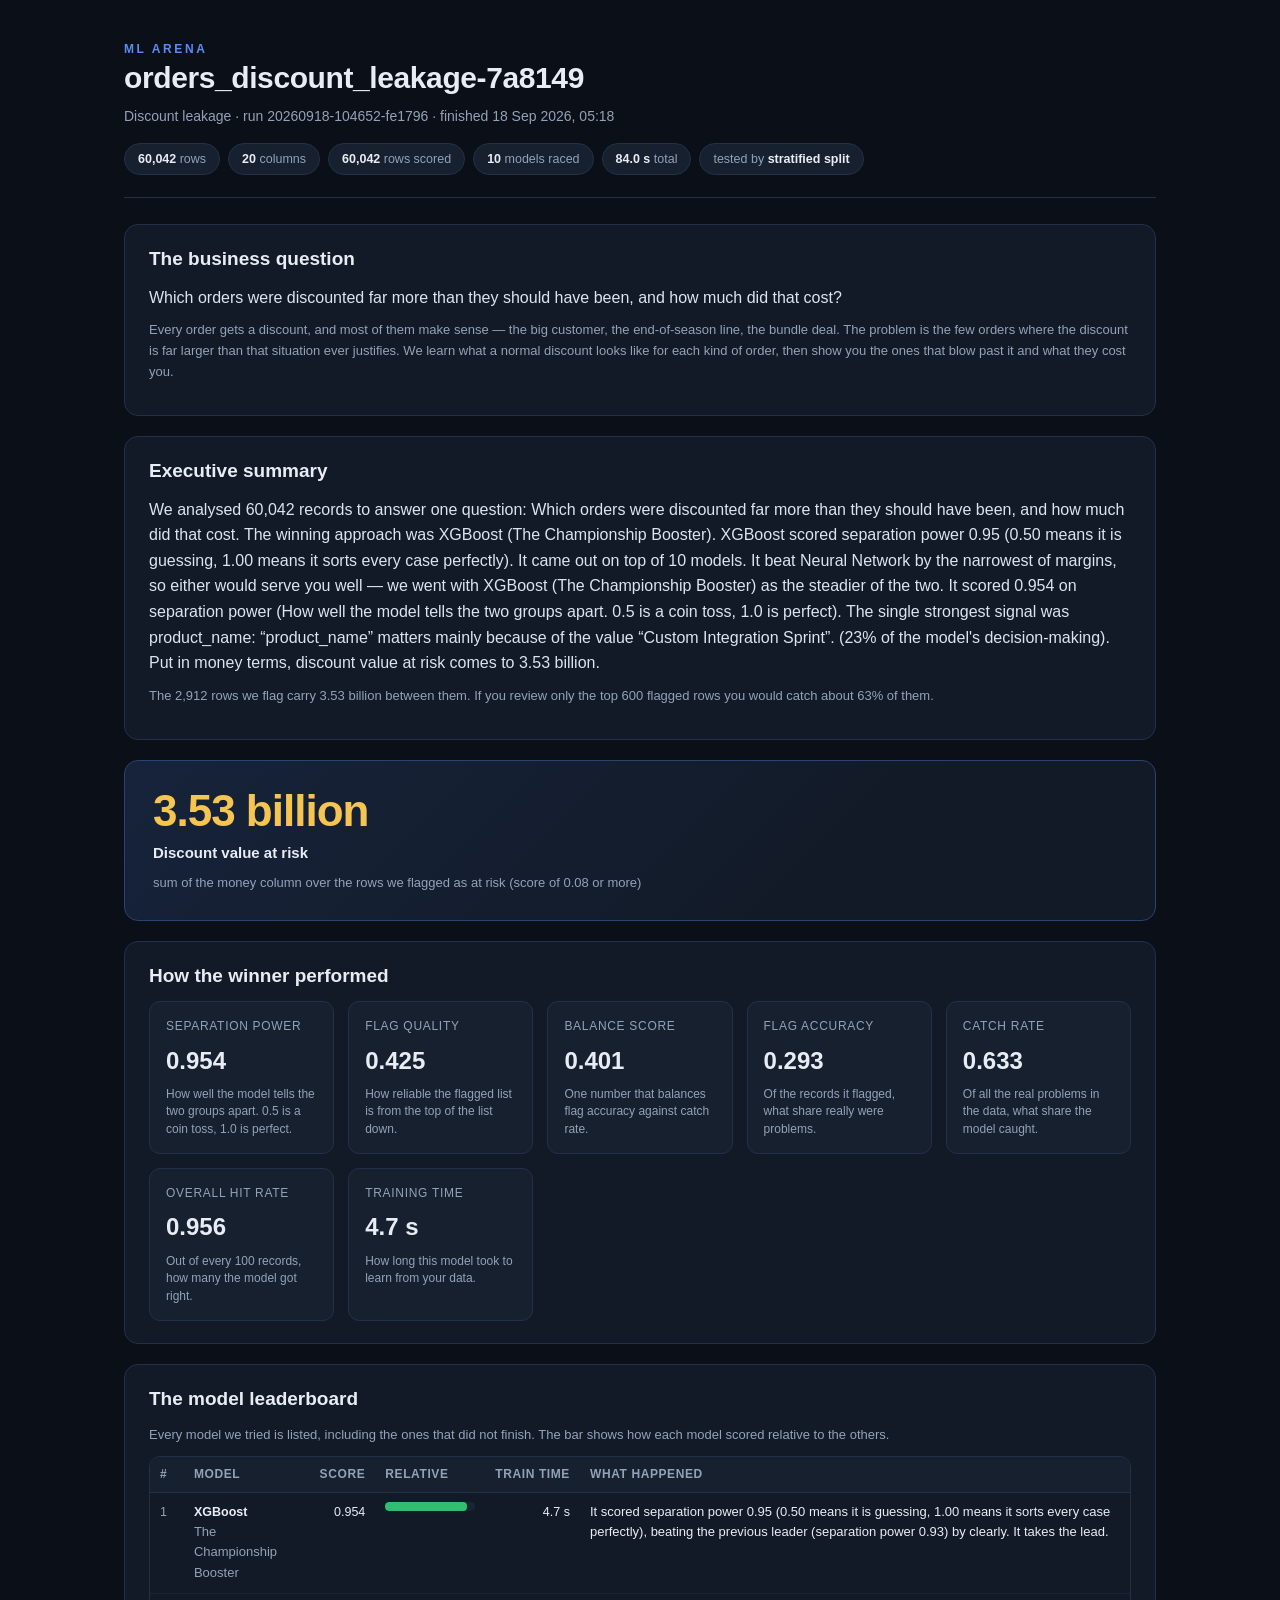
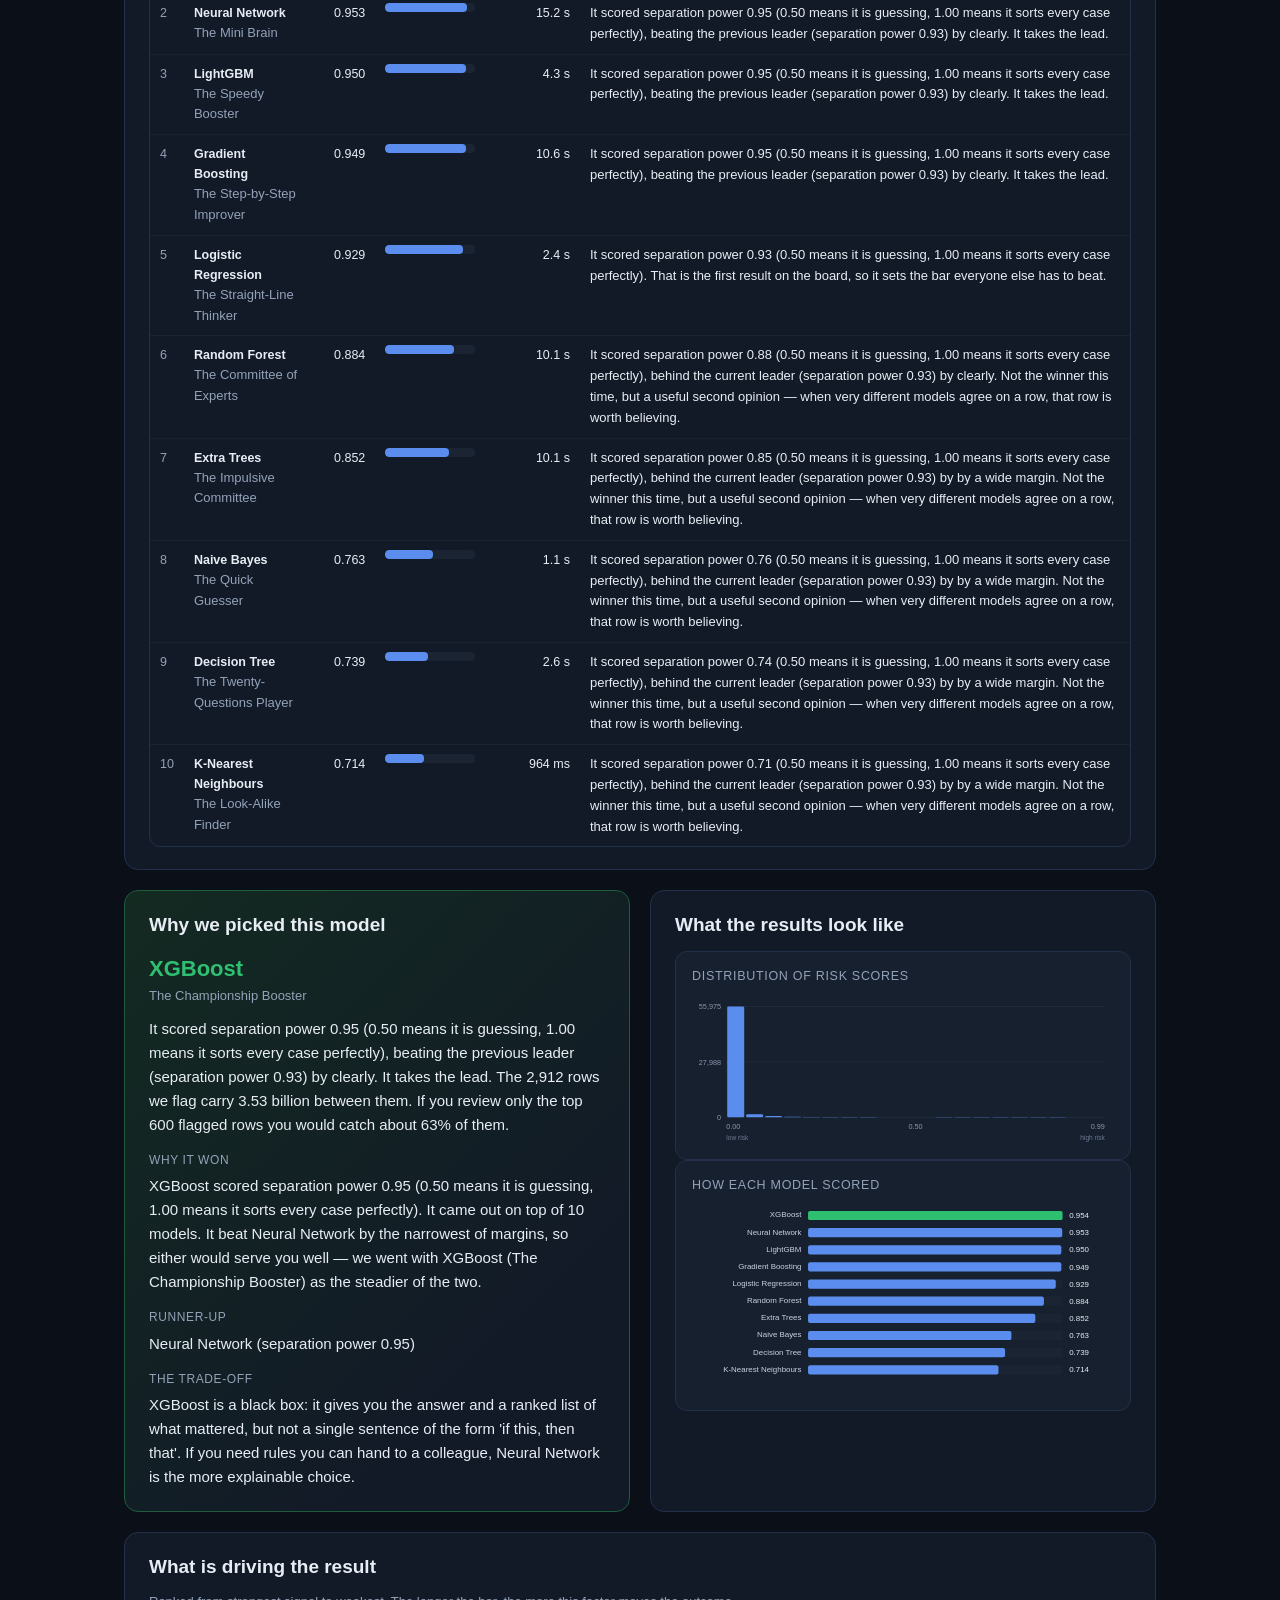
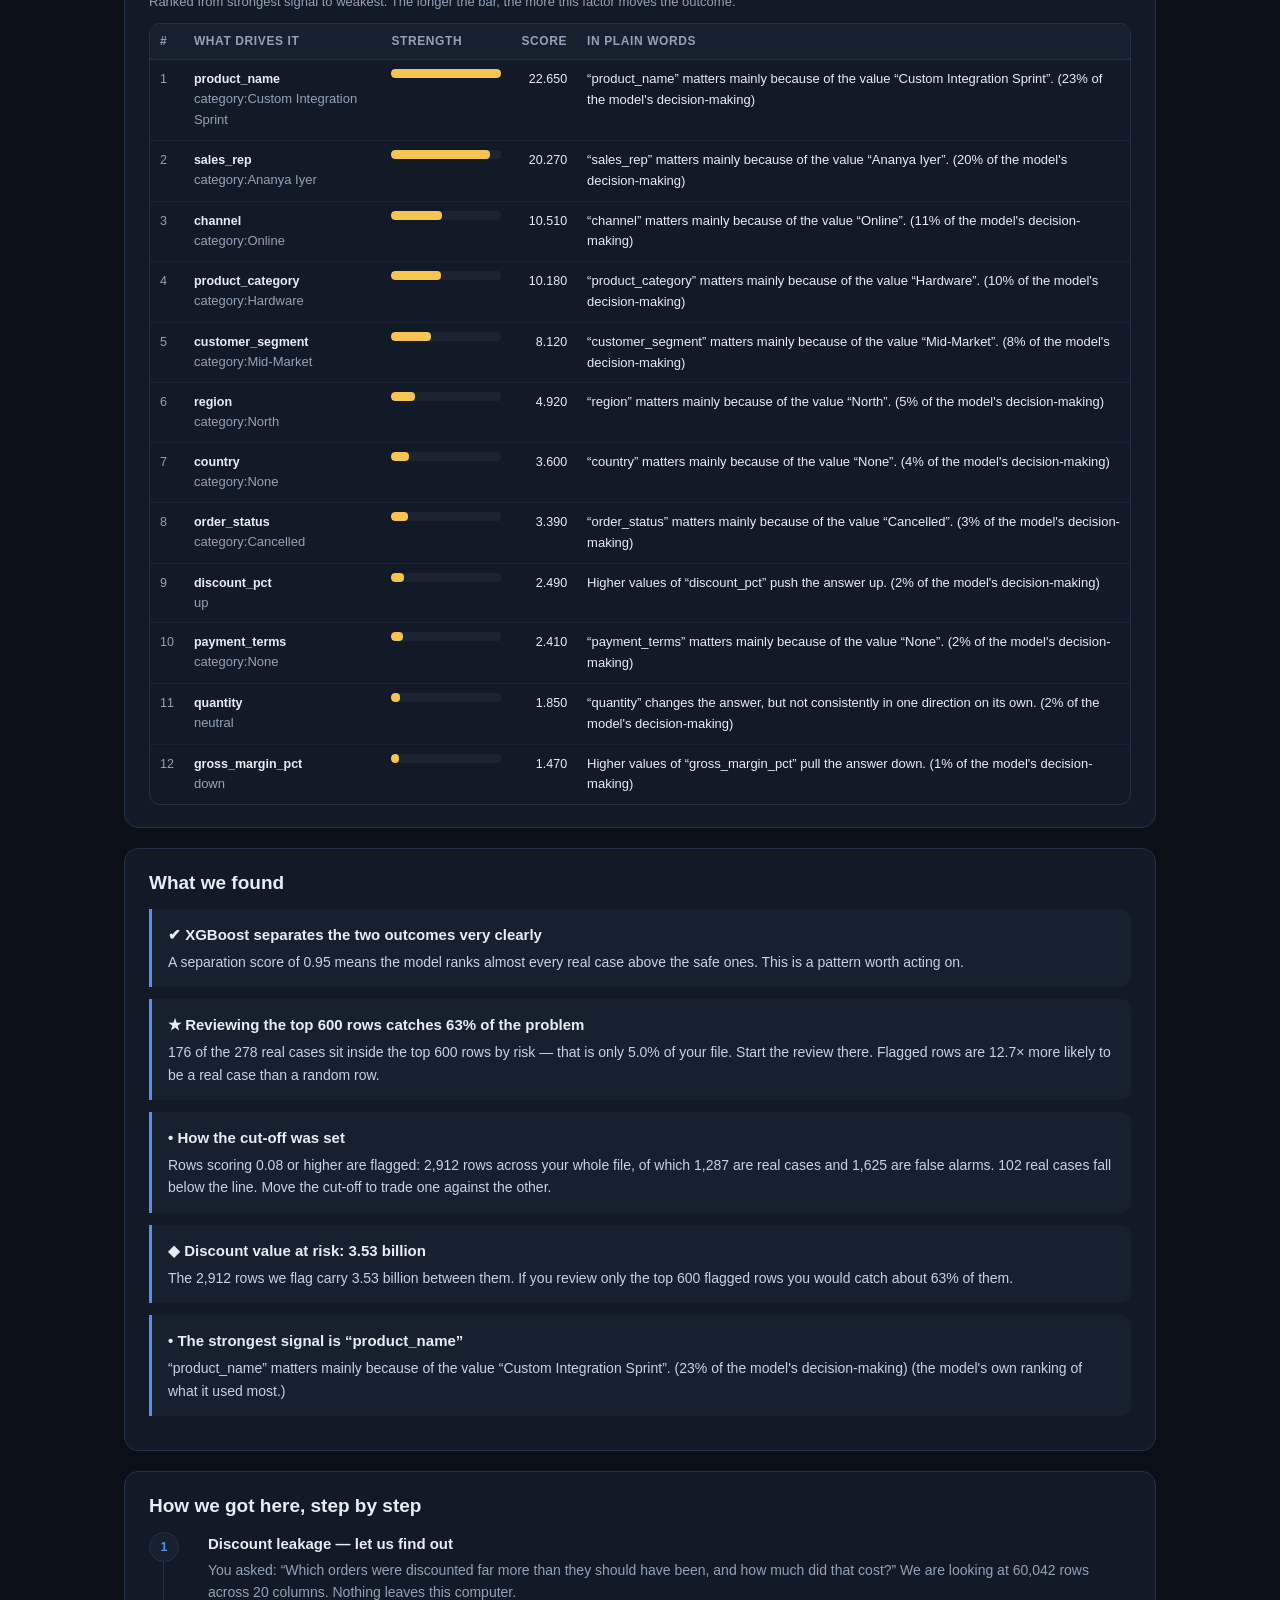
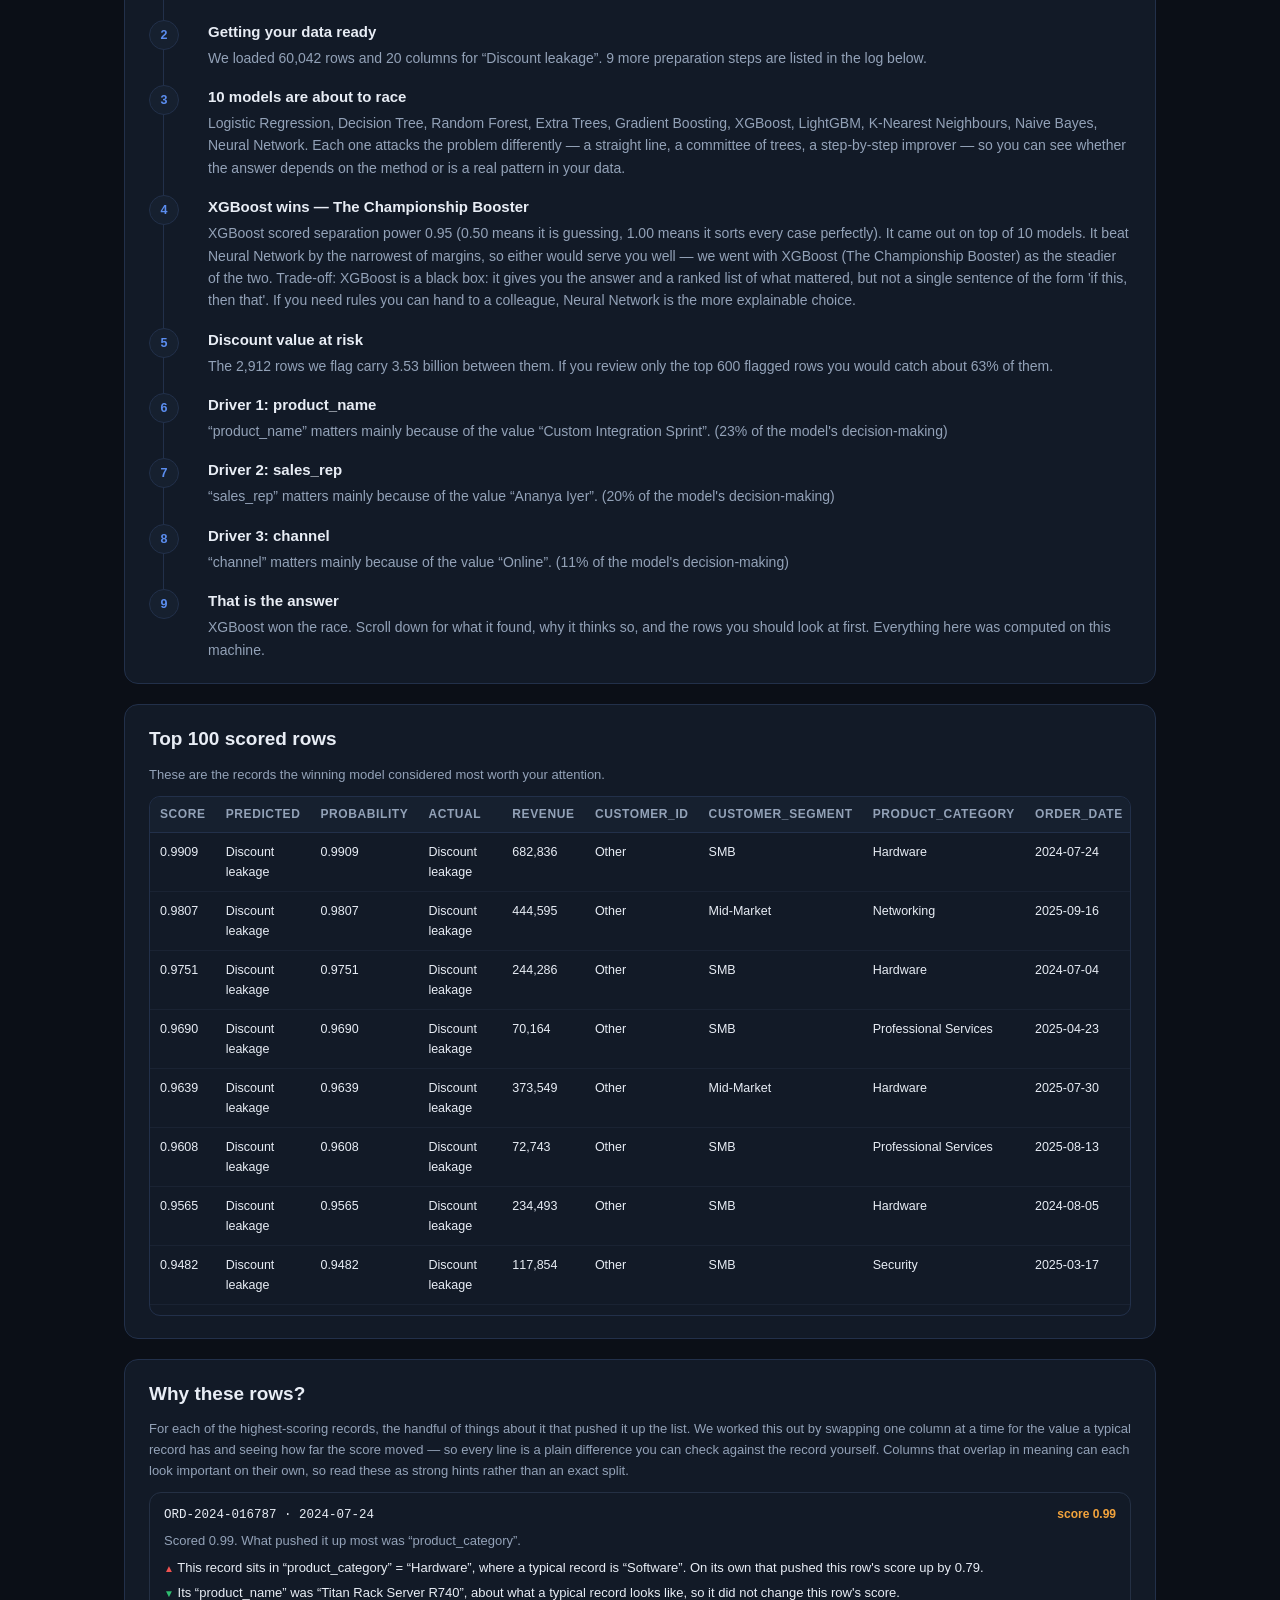
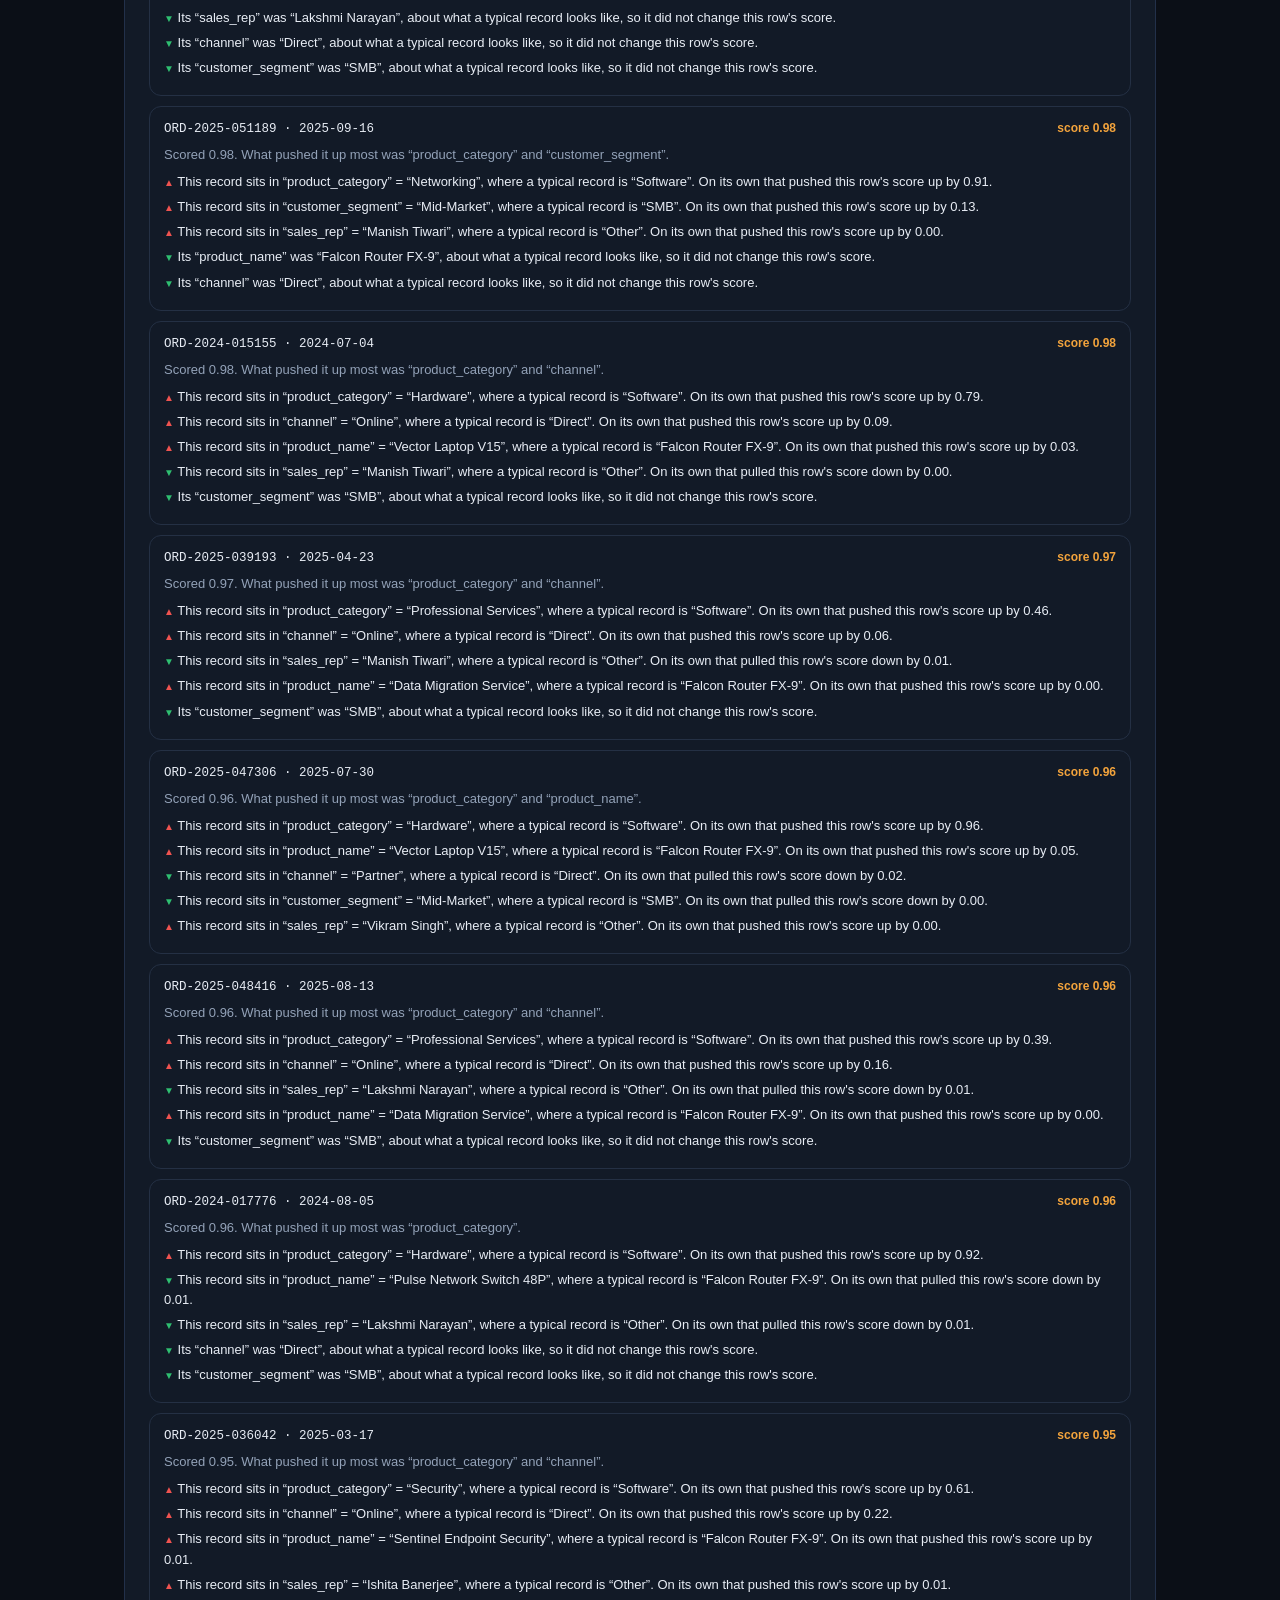
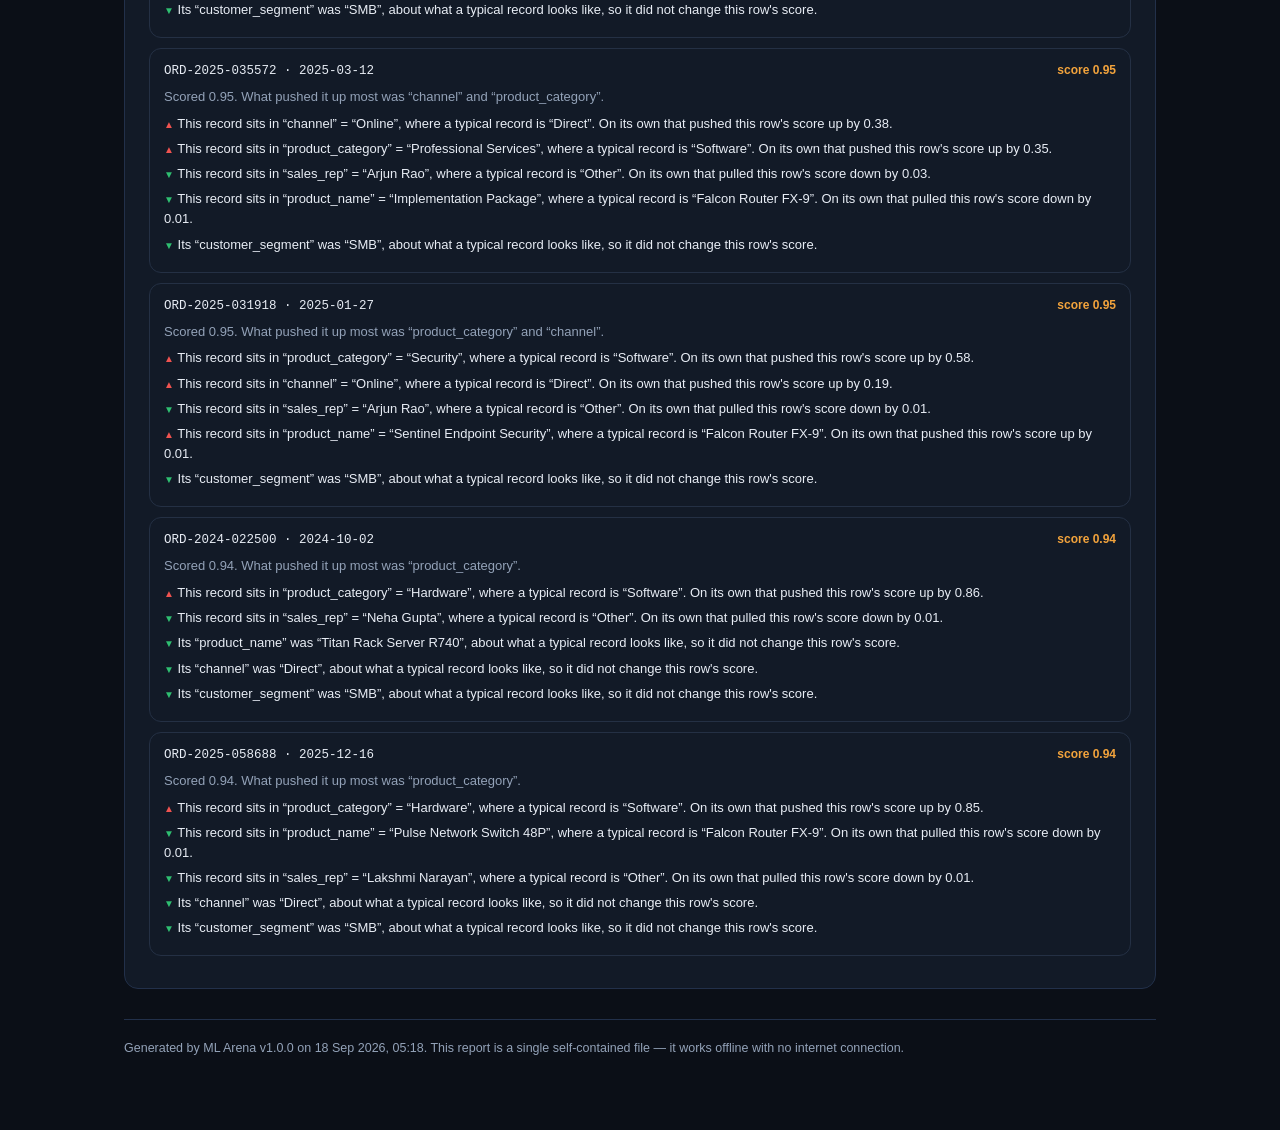
<file: shots/09-exported-report.html>
<!DOCTYPE html><html lang="en"><head><meta charset="utf-8"><meta name="viewport" content="width=device-width, initial-scale=1"><title>ML Arena report orders_discount_leakage-7a8149</title><style>
:root{
  --bg:#0B0F17; --panel:#121A27; --panel2:#16202F; --line:#22304A;
  --text:#E8EDF5; --muted:#93A2B8; --accent:#5B8DEF; --good:#2FBF71;
  --gold:#F5C451; --bad:#EF6A6A;
}
*{box-sizing:border-box}
html,body{margin:0;padding:0;background:var(--bg);color:var(--text)}
body{font-family:-apple-system,BlinkMacSystemFont,"Segoe UI",Roboto,"Helvetica Neue",Arial,sans-serif;
  font-size:15px;line-height:1.6;-webkit-font-smoothing:antialiased}
.wrap{max-width:1080px;margin:0 auto;padding:40px 24px 72px}
h1,h2,h3{line-height:1.25;margin:0}
h1{font-size:30px;letter-spacing:-.4px}
h2{font-size:19px;margin-bottom:14px}
h3{font-size:15px}
p{margin:0 0 10px}
a{color:var(--accent)}
.muted{color:var(--muted)}
.small{font-size:13px}
.brand{font-size:12px;letter-spacing:2.6px;text-transform:uppercase;color:var(--accent);font-weight:700}
.hero{border-bottom:1px solid var(--line);padding-bottom:22px;margin-bottom:26px}
.hero .sub{color:var(--muted);font-size:14px;margin-top:8px}
.chips{display:flex;flex-wrap:wrap;gap:8px;margin-top:16px}
.chip{background:var(--panel2);border:1px solid var(--line);border-radius:999px;
  padding:5px 13px;font-size:12.5px;color:var(--muted)}
.chip b{color:var(--text);font-weight:600}
.card{background:var(--panel);border:1px solid var(--line);border-radius:14px;padding:22px 24px;margin-bottom:20px}
.lede{font-size:16px;color:#DCE4F0}
.impact{background:linear-gradient(135deg,#16233A 0%,#121A27 70%);border:1px solid #2B4370;
  border-radius:14px;padding:26px 28px;margin-bottom:20px}
.impact .value{font-size:44px;font-weight:700;color:var(--gold);letter-spacing:-1px;line-height:1.1}
.impact .label{font-size:15px;color:var(--text);margin-top:6px;font-weight:600}
.impact .note{font-size:13px;color:var(--muted);margin-top:8px}
.metrics{display:grid;grid-template-columns:repeat(auto-fit,minmax(180px,1fr));gap:14px}
.metric{background:var(--panel2);border:1px solid var(--line);border-radius:11px;padding:15px 16px}
.metric .k{font-size:12px;color:var(--muted);text-transform:uppercase;letter-spacing:.7px}
.metric .v{font-size:24px;font-weight:700;margin-top:5px;color:var(--text)}
.metric .g{font-size:12px;color:var(--muted);margin-top:6px;line-height:1.45}
table{width:100%;border-collapse:collapse;font-size:13.5px}
th{text-align:left;color:var(--muted);font-weight:600;font-size:12px;text-transform:uppercase;
  letter-spacing:.6px;padding:8px 10px;border-bottom:1px solid var(--line);white-space:nowrap}
td{padding:9px 10px;border-bottom:1px solid #1A2333;vertical-align:top}
tr:last-child td{border-bottom:none}
.num{text-align:right;font-variant-numeric:tabular-nums;white-space:nowrap}
.bar{background:#1A2433;border-radius:4px;height:9px;min-width:70px;overflow:hidden}
.bar > span{display:block;height:100%;background:var(--accent);border-radius:4px}
.bar.good > span{background:var(--good)}
.bar.gold > span{background:var(--gold)}
.tag{display:inline-block;font-size:11px;padding:2px 8px;border-radius:999px;
  border:1px solid var(--line);color:var(--muted);background:var(--panel2)}
.tag.ok{color:var(--good);border-color:#1F5C3C}
.tag.failed{color:var(--bad);border-color:#5C2626}
.rank{color:var(--muted);font-variant-numeric:tabular-nums}
.champ{background:linear-gradient(135deg,#132A21 0%,#121A27 75%);border-color:#1F5C3C}
.champ .who{font-size:22px;font-weight:700;color:var(--good)}
.kv{margin:0}
.kv dt{color:var(--muted);font-size:12px;text-transform:uppercase;letter-spacing:.6px;margin-top:14px}
.kv dd{margin:4px 0 0}
.insight{border-left:3px solid var(--accent);background:var(--panel2);border-radius:0 10px 10px 0;
  padding:14px 16px;margin-bottom:12px}
.insight.high{border-left-color:var(--bad)}
.insight.medium{border-left-color:var(--gold)}
.insight.low{border-left-color:var(--good)}
.insight .t{font-weight:600;margin-bottom:4px}
.insight .b{color:#C7D2E3;font-size:14px}
ol.story{margin:0;padding-left:0;list-style:none;counter-reset:beat}
ol.story li{counter-increment:beat;position:relative;padding-left:44px;padding-bottom:16px;
  border-left:1px solid var(--line);margin-left:14px}
ol.story li:last-child{border-left-color:transparent;padding-bottom:0}
ol.story li:before{content:counter(beat);position:absolute;left:-15px;top:0;width:28px;height:28px;
  border-radius:50%;background:var(--panel2);border:1px solid var(--line);color:var(--accent);
  font-size:12.5px;font-weight:700;display:flex;align-items:center;justify-content:center}
ol.story .bt{font-weight:600;margin-bottom:3px}
ol.story .bx{color:var(--muted);font-size:14px}
.chart{margin:0;background:var(--panel2);border:1px solid var(--line);border-radius:12px;padding:14px 16px 8px}
.chart figcaption{font-size:12.5px;color:var(--muted);text-transform:uppercase;letter-spacing:.7px;margin-bottom:6px}
.grid2{display:grid;grid-template-columns:1fr 1fr;gap:20px}
.grid2 > .card{margin-bottom:0}
.scroll{overflow-x:auto;border:1px solid var(--line);border-radius:11px}
.scroll table{font-size:12.5px}
.scroll th{position:sticky;top:0;background:var(--panel2)}
footer{color:var(--muted);font-size:12.5px;border-top:1px solid var(--line);padding-top:18px;margin-top:30px}
@media (max-width:820px){.grid2{grid-template-columns:1fr}.wrap{padding:24px 14px 48px}.impact .value{font-size:34px}}
@media print{
  :root{--bg:#ffffff;--panel:#ffffff;--panel2:#f5f7fa;--line:#d6dce6;--text:#111827;--muted:#5b6675}
  body{background:#fff;color:#111827}
  .card,.impact,.chart,.insight{break-inside:avoid;box-shadow:none}
  .bar{background:#e5e9f0}
}
</style></head><body><div class='wrap'><header class='hero'><div class='brand'>ML Arena</div><h1>orders_discount_leakage-7a8149</h1><p class='sub'>Discount leakage &middot; run 20260918-104652-fe1796 &middot; finished 18 Sep 2026, 05:18</p><div class='chips'><span class='chip'><b>60,042</b> rows</span><span class='chip'><b>20</b> columns</span><span class='chip'><b>60,042</b> rows scored</span><span class='chip'><b>10</b> models raced</span><span class='chip'><b>84.0 s</b> total</span><span class='chip'>tested by <b>stratified split</b></span></div></header><section class='card'><h2>The business question</h2><p class='lede'>Which orders were discounted far more than they should have been, and how much did that cost?</p><p class='muted small'>Every order gets a discount, and most of them make sense — the big customer, the end-of-season line, the bundle deal. The problem is the few orders where the discount is far larger than that situation ever justifies. We learn what a normal discount looks like for each kind of order, then show you the ones that blow past it and what they cost you.</p></section><section class='card'><h2>Executive summary</h2><p class='lede'>We analysed 60,042 records to answer one question: Which orders were discounted far more than they should have been, and how much did that cost. The winning approach was XGBoost (The Championship Booster). XGBoost scored separation power 0.95 (0.50 means it is guessing, 1.00 means it sorts every case perfectly). It came out on top of 10 models. It beat Neural Network by the narrowest of margins, so either would serve you well — we went with XGBoost (The Championship Booster) as the steadier of the two. It scored 0.954 on separation power (How well the model tells the two groups apart. 0.5 is a coin toss, 1.0 is perfect). The single strongest signal was product_name: “product_name” matters mainly because of the value “Custom Integration Sprint”. (23% of the model&#x27;s decision-making). Put in money terms, discount value at risk comes to 3.53 billion.</p><p class='small muted'>The 2,912 rows we flag carry 3.53 billion between them. If you review only the top 600 flagged rows you would catch about 63% of them.</p></section><section class='impact'><div class='value'>3.53 billion</div><div class='label'>Discount value at risk</div><div class='note'>sum of the money column over the rows we flagged as at risk (score of 0.08 or more)</div></section><section class='card'><h2>How the winner performed</h2><div class="metrics"><div class="metric"><div class="k">Separation power</div><div class="v">0.954</div><div class="g">How well the model tells the two groups apart. 0.5 is a coin toss, 1.0 is perfect.</div></div><div class="metric"><div class="k">Flag quality</div><div class="v">0.425</div><div class="g">How reliable the flagged list is from the top of the list down.</div></div><div class="metric"><div class="k">Balance score</div><div class="v">0.401</div><div class="g">One number that balances flag accuracy against catch rate.</div></div><div class="metric"><div class="k">Flag accuracy</div><div class="v">0.293</div><div class="g">Of the records it flagged, what share really were problems.</div></div><div class="metric"><div class="k">Catch rate</div><div class="v">0.633</div><div class="g">Of all the real problems in the data, what share the model caught.</div></div><div class="metric"><div class="k">Overall hit rate</div><div class="v">0.956</div><div class="g">Out of every 100 records, how many the model got right.</div></div><div class="metric"><div class="k">Training time</div><div class="v">4.7 s</div><div class="g">How long this model took to learn from your data.</div></div></div></section><section class='card'><h2>The model leaderboard</h2><p class='small muted'>Every model we tried is listed, including the ones that did not finish. The bar shows how each model scored relative to the others.</p><div class="scroll"><table><thead><tr><th>#</th><th>Model</th><th>Score</th><th>Relative</th><th>Train time</th><th>What happened</th></tr></thead><tbody><tr><td class="rank">1</td><td><b>XGBoost</b><div class="small muted">The Championship Booster</div></td><td class="num">0.954</td><td style="min-width:110px"><div class="bar good"><span style="width:90.9%"></span></div></td><td class="num">4.7 s</td><td class="small">It scored separation power 0.95 (0.50 means it is guessing, 1.00 means it sorts every case perfectly), beating the previous leader (separation power 0.93) by clearly. It takes the lead.</td></tr><tr><td class="rank">2</td><td><b>Neural Network</b><div class="small muted">The Mini Brain</div></td><td class="num">0.953</td><td style="min-width:110px"><div class="bar"><span style="width:90.6%"></span></div></td><td class="num">15.2 s</td><td class="small">It scored separation power 0.95 (0.50 means it is guessing, 1.00 means it sorts every case perfectly), beating the previous leader (separation power 0.93) by clearly. It takes the lead.</td></tr><tr><td class="rank">3</td><td><b>LightGBM</b><div class="small muted">The Speedy Booster</div></td><td class="num">0.950</td><td style="min-width:110px"><div class="bar"><span style="width:89.9%"></span></div></td><td class="num">4.3 s</td><td class="small">It scored separation power 0.95 (0.50 means it is guessing, 1.00 means it sorts every case perfectly), beating the previous leader (separation power 0.93) by clearly. It takes the lead.</td></tr><tr><td class="rank">4</td><td><b>Gradient Boosting</b><div class="small muted">The Step-by-Step Improver</div></td><td class="num">0.949</td><td style="min-width:110px"><div class="bar"><span style="width:89.9%"></span></div></td><td class="num">10.6 s</td><td class="small">It scored separation power 0.95 (0.50 means it is guessing, 1.00 means it sorts every case perfectly), beating the previous leader (separation power 0.93) by clearly. It takes the lead.</td></tr><tr><td class="rank">5</td><td><b>Logistic Regression</b><div class="small muted">The Straight-Line Thinker</div></td><td class="num">0.929</td><td style="min-width:110px"><div class="bar"><span style="width:85.8%"></span></div></td><td class="num">2.4 s</td><td class="small">It scored separation power 0.93 (0.50 means it is guessing, 1.00 means it sorts every case perfectly). That is the first result on the board, so it sets the bar everyone else has to beat.</td></tr><tr><td class="rank">6</td><td><b>Random Forest</b><div class="small muted">The Committee of Experts</div></td><td class="num">0.884</td><td style="min-width:110px"><div class="bar"><span style="width:76.9%"></span></div></td><td class="num">10.1 s</td><td class="small">It scored separation power 0.88 (0.50 means it is guessing, 1.00 means it sorts every case perfectly), behind the current leader (separation power 0.93) by clearly. Not the winner this time, but a useful second opinion — when very different models agree on a row, that row is worth believing.</td></tr><tr><td class="rank">7</td><td><b>Extra Trees</b><div class="small muted">The Impulsive Committee</div></td><td class="num">0.852</td><td style="min-width:110px"><div class="bar"><span style="width:70.4%"></span></div></td><td class="num">10.1 s</td><td class="small">It scored separation power 0.85 (0.50 means it is guessing, 1.00 means it sorts every case perfectly), behind the current leader (separation power 0.93) by by a wide margin. Not the winner this time, but a useful second opinion — when very different models agree on a row, that row is worth believing.</td></tr><tr><td class="rank">8</td><td><b>Naive Bayes</b><div class="small muted">The Quick Guesser</div></td><td class="num">0.763</td><td style="min-width:110px"><div class="bar"><span style="width:52.5%"></span></div></td><td class="num">1.1 s</td><td class="small">It scored separation power 0.76 (0.50 means it is guessing, 1.00 means it sorts every case perfectly), behind the current leader (separation power 0.93) by by a wide margin. Not the winner this time, but a useful second opinion — when very different models agree on a row, that row is worth believing.</td></tr><tr><td class="rank">9</td><td><b>Decision Tree</b><div class="small muted">The Twenty-Questions Player</div></td><td class="num">0.739</td><td style="min-width:110px"><div class="bar"><span style="width:47.7%"></span></div></td><td class="num">2.6 s</td><td class="small">It scored separation power 0.74 (0.50 means it is guessing, 1.00 means it sorts every case perfectly), behind the current leader (separation power 0.93) by by a wide margin. Not the winner this time, but a useful second opinion — when very different models agree on a row, that row is worth believing.</td></tr><tr><td class="rank">10</td><td><b>K-Nearest Neighbours</b><div class="small muted">The Look-Alike Finder</div></td><td class="num">0.714</td><td style="min-width:110px"><div class="bar"><span style="width:42.8%"></span></div></td><td class="num">964 ms</td><td class="small">It scored separation power 0.71 (0.50 means it is guessing, 1.00 means it sorts every case perfectly), behind the current leader (separation power 0.93) by by a wide margin. Not the winner this time, but a useful second opinion — when very different models agree on a row, that row is worth believing.</td></tr></tbody></table></div></section><div class='grid2'><section class='card champ'><h2>Why we picked this model</h2><div class='who'>XGBoost</div><p class='muted small'>The Championship Booster</p><p>It scored separation power 0.95 (0.50 means it is guessing, 1.00 means it sorts every case perfectly), beating the previous leader (separation power 0.93) by clearly. It takes the lead. The 2,912 rows we flag carry 3.53 billion between them. If you review only the top 600 flagged rows you would catch about 63% of them.</p><dl class='kv'><dt>Why it won</dt><dd>XGBoost scored separation power 0.95 (0.50 means it is guessing, 1.00 means it sorts every case perfectly). It came out on top of 10 models. It beat Neural Network by the narrowest of margins, so either would serve you well — we went with XGBoost (The Championship Booster) as the steadier of the two.</dd><dt>Runner-up</dt><dd>Neural Network (separation power 0.95)</dd><dt>The trade-off</dt><dd>XGBoost is a black box: it gives you the answer and a ranked list of what mattered, but not a single sentence of the form &#x27;if this, then that&#x27;. If you need rules you can hand to a colleague, Neural Network is the more explainable choice.</dd></dl></section><section class='card'><h2>What the results look like</h2><figure class="chart"><figcaption>Distribution of risk scores</figcaption><svg viewBox="0 0 640 230" width="100%" height="auto" role="img" aria-label="Distribution of risk scores"><line x1="52.0" y1="190.0" x2="626.0" y2="190.0" stroke="#243044" stroke-width="1"/><text x="44.0" y="194.0" fill="#8A97AC" font-size="11" text-anchor="end">0</text><line x1="52.0" y1="106.0" x2="626.0" y2="106.0" stroke="#243044" stroke-width="1"/><text x="44.0" y="110.0" fill="#8A97AC" font-size="11" text-anchor="end">27,988</text><line x1="52.0" y1="22.0" x2="626.0" y2="22.0" stroke="#243044" stroke-width="1"/><text x="44.0" y="26.0" fill="#8A97AC" font-size="11" text-anchor="end">55,975</text><rect x="53.4" y="22.0" width="25.8" height="168.0" fill="#5B8DEF" rx="2"/><rect x="82.1" y="185.3" width="25.8" height="4.7" fill="#5B8DEF" rx="2"/><rect x="110.8" y="188.2" width="25.8" height="1.8" fill="#5B8DEF" rx="2"/><rect x="139.5" y="189.1" width="25.8" height="0.9" fill="#5B8DEF" rx="2"/><rect x="168.2" y="189.4" width="25.8" height="0.6" fill="#5B8DEF" rx="2"/><rect x="196.9" y="189.6" width="25.8" height="0.4" fill="#5B8DEF" rx="2"/><rect x="225.6" y="189.7" width="25.8" height="0.3" fill="#5B8DEF" rx="2"/><rect x="254.3" y="189.7" width="25.8" height="0.3" fill="#5B8DEF" rx="2"/><rect x="283.0" y="189.8" width="25.8" height="0.2" fill="#5B8DEF" rx="2"/><rect x="311.7" y="189.8" width="25.8" height="0.2" fill="#5B8DEF" rx="2"/><rect x="340.4" y="189.8" width="25.8" height="0.2" fill="#5B8DEF" rx="2"/><rect x="369.1" y="189.7" width="25.8" height="0.3" fill="#5B8DEF" rx="2"/><rect x="397.8" y="189.7" width="25.8" height="0.3" fill="#5B8DEF" rx="2"/><rect x="426.5" y="189.7" width="25.8" height="0.3" fill="#5B8DEF" rx="2"/><rect x="455.2" y="189.6" width="25.8" height="0.4" fill="#5B8DEF" rx="2"/><rect x="483.9" y="189.6" width="25.8" height="0.4" fill="#5B8DEF" rx="2"/><rect x="512.6" y="189.7" width="25.8" height="0.3" fill="#5B8DEF" rx="2"/><rect x="541.3" y="189.7" width="25.8" height="0.3" fill="#5B8DEF" rx="2"/><rect x="570.0" y="189.9" width="25.8" height="0.1" fill="#5B8DEF" rx="2"/><rect x="598.7" y="190.0" width="25.8" height="0.0" fill="#5B8DEF" rx="2"/><text x="52.0" y="208.0" fill="#8A97AC" font-size="11" text-anchor="start">0.00</text><text x="339.0" y="208.0" fill="#8A97AC" font-size="11" text-anchor="middle">0.50</text><text x="626.0" y="208.0" fill="#8A97AC" font-size="11" text-anchor="end">0.99</text><text x="52.0" y="224.0" fill="#6C7A90" font-size="10">low risk</text><text x="626.0" y="224.0" fill="#6C7A90" font-size="10" text-anchor="end">high risk</text></svg></figure><figure class="chart"><figcaption>How each model scored</figcaption><svg viewBox="0 0 640 294" width="100%" height="auto" role="img" aria-label="How each model scored"><text x="166.0" y="25.0" fill="#C7D2E3" font-size="12" text-anchor="end">XGBoost</text><rect x="176.0" y="15.0" width="386.0" height="14" fill="#1A2433" rx="3"/><rect x="176.0" y="15.0" width="386.0" height="14" fill="#2FBF71" rx="3"/><text x="572.0" y="26.0" fill="#E8EDF5" font-size="12">0.954</text><text x="166.0" y="51.0" fill="#C7D2E3" font-size="12" text-anchor="end">Neural Network</text><rect x="176.0" y="41.0" width="386.0" height="14" fill="#1A2433" rx="3"/><rect x="176.0" y="41.0" width="385.5" height="14" fill="#5B8DEF" rx="3"/><text x="572.0" y="52.0" fill="#E8EDF5" font-size="12">0.953</text><text x="166.0" y="77.0" fill="#C7D2E3" font-size="12" text-anchor="end">LightGBM</text><rect x="176.0" y="67.0" width="386.0" height="14" fill="#1A2433" rx="3"/><rect x="176.0" y="67.0" width="384.1" height="14" fill="#5B8DEF" rx="3"/><text x="572.0" y="78.0" fill="#E8EDF5" font-size="12">0.950</text><text x="166.0" y="103.0" fill="#C7D2E3" font-size="12" text-anchor="end">Gradient Boosting</text><rect x="176.0" y="93.0" width="386.0" height="14" fill="#1A2433" rx="3"/><rect x="176.0" y="93.0" width="384.1" height="14" fill="#5B8DEF" rx="3"/><text x="572.0" y="104.0" fill="#E8EDF5" font-size="12">0.949</text><text x="166.0" y="129.0" fill="#C7D2E3" font-size="12" text-anchor="end">Logistic Regression</text><rect x="176.0" y="119.0" width="386.0" height="14" fill="#1A2433" rx="3"/><rect x="176.0" y="119.0" width="375.7" height="14" fill="#5B8DEF" rx="3"/><text x="572.0" y="130.0" fill="#E8EDF5" font-size="12">0.929</text><text x="166.0" y="155.0" fill="#C7D2E3" font-size="12" text-anchor="end">Random Forest</text><rect x="176.0" y="145.0" width="386.0" height="14" fill="#1A2433" rx="3"/><rect x="176.0" y="145.0" width="357.7" height="14" fill="#5B8DEF" rx="3"/><text x="572.0" y="156.0" fill="#E8EDF5" font-size="12">0.884</text><text x="166.0" y="181.0" fill="#C7D2E3" font-size="12" text-anchor="end">Extra Trees</text><rect x="176.0" y="171.0" width="386.0" height="14" fill="#1A2433" rx="3"/><rect x="176.0" y="171.0" width="344.7" height="14" fill="#5B8DEF" rx="3"/><text x="572.0" y="182.0" fill="#E8EDF5" font-size="12">0.852</text><text x="166.0" y="207.0" fill="#C7D2E3" font-size="12" text-anchor="end">Naive Bayes</text><rect x="176.0" y="197.0" width="386.0" height="14" fill="#1A2433" rx="3"/><rect x="176.0" y="197.0" width="308.4" height="14" fill="#5B8DEF" rx="3"/><text x="572.0" y="208.0" fill="#E8EDF5" font-size="12">0.763</text><text x="166.0" y="233.0" fill="#C7D2E3" font-size="12" text-anchor="end">Decision Tree</text><rect x="176.0" y="223.0" width="386.0" height="14" fill="#1A2433" rx="3"/><rect x="176.0" y="223.0" width="298.8" height="14" fill="#5B8DEF" rx="3"/><text x="572.0" y="234.0" fill="#E8EDF5" font-size="12">0.739</text><text x="166.0" y="259.0" fill="#C7D2E3" font-size="12" text-anchor="end">K-Nearest Neighbours</text><rect x="176.0" y="249.0" width="386.0" height="14" fill="#1A2433" rx="3"/><rect x="176.0" y="249.0" width="288.8" height="14" fill="#5B8DEF" rx="3"/><text x="572.0" y="260.0" fill="#E8EDF5" font-size="12">0.714</text></svg></figure></section></div><div style='height:20px'></div><section class='card'><h2>What is driving the result</h2><p class='small muted'>Ranked from strongest signal to weakest. The longer the bar, the more this factor moves the outcome.</p><div class="scroll"><table><thead><tr><th>#</th><th>What drives it</th><th>Strength</th><th>Score</th><th>In plain words</th></tr></thead><tbody><tr><td class="rank">1</td><td><b>product_name</b><div class="small muted">category:Custom Integration Sprint</div></td><td style="min-width:130px"><div class="bar gold"><span style="width:100.0%"></span></div></td><td class="num">22.650</td><td class="small">“product_name” matters mainly because of the value “Custom Integration Sprint”. (23% of the model&#x27;s decision-making)</td></tr><tr><td class="rank">2</td><td><b>sales_rep</b><div class="small muted">category:Ananya Iyer</div></td><td style="min-width:130px"><div class="bar gold"><span style="width:89.5%"></span></div></td><td class="num">20.270</td><td class="small">“sales_rep” matters mainly because of the value “Ananya Iyer”. (20% of the model&#x27;s decision-making)</td></tr><tr><td class="rank">3</td><td><b>channel</b><div class="small muted">category:Online</div></td><td style="min-width:130px"><div class="bar gold"><span style="width:46.4%"></span></div></td><td class="num">10.510</td><td class="small">“channel” matters mainly because of the value “Online”. (11% of the model&#x27;s decision-making)</td></tr><tr><td class="rank">4</td><td><b>product_category</b><div class="small muted">category:Hardware</div></td><td style="min-width:130px"><div class="bar gold"><span style="width:44.9%"></span></div></td><td class="num">10.180</td><td class="small">“product_category” matters mainly because of the value “Hardware”. (10% of the model&#x27;s decision-making)</td></tr><tr><td class="rank">5</td><td><b>customer_segment</b><div class="small muted">category:Mid-Market</div></td><td style="min-width:130px"><div class="bar gold"><span style="width:35.8%"></span></div></td><td class="num">8.120</td><td class="small">“customer_segment” matters mainly because of the value “Mid-Market”. (8% of the model&#x27;s decision-making)</td></tr><tr><td class="rank">6</td><td><b>region</b><div class="small muted">category:North</div></td><td style="min-width:130px"><div class="bar gold"><span style="width:21.7%"></span></div></td><td class="num">4.920</td><td class="small">“region” matters mainly because of the value “North”. (5% of the model&#x27;s decision-making)</td></tr><tr><td class="rank">7</td><td><b>country</b><div class="small muted">category:None</div></td><td style="min-width:130px"><div class="bar gold"><span style="width:15.9%"></span></div></td><td class="num">3.600</td><td class="small">“country” matters mainly because of the value “None”. (4% of the model&#x27;s decision-making)</td></tr><tr><td class="rank">8</td><td><b>order_status</b><div class="small muted">category:Cancelled</div></td><td style="min-width:130px"><div class="bar gold"><span style="width:15.0%"></span></div></td><td class="num">3.390</td><td class="small">“order_status” matters mainly because of the value “Cancelled”. (3% of the model&#x27;s decision-making)</td></tr><tr><td class="rank">9</td><td><b>discount_pct</b><div class="small muted">up</div></td><td style="min-width:130px"><div class="bar gold"><span style="width:11.0%"></span></div></td><td class="num">2.490</td><td class="small">Higher values of “discount_pct” push the answer up. (2% of the model&#x27;s decision-making)</td></tr><tr><td class="rank">10</td><td><b>payment_terms</b><div class="small muted">category:None</div></td><td style="min-width:130px"><div class="bar gold"><span style="width:10.6%"></span></div></td><td class="num">2.410</td><td class="small">“payment_terms” matters mainly because of the value “None”. (2% of the model&#x27;s decision-making)</td></tr><tr><td class="rank">11</td><td><b>quantity</b><div class="small muted">neutral</div></td><td style="min-width:130px"><div class="bar gold"><span style="width:8.2%"></span></div></td><td class="num">1.850</td><td class="small">“quantity” changes the answer, but not consistently in one direction on its own. (2% of the model&#x27;s decision-making)</td></tr><tr><td class="rank">12</td><td><b>gross_margin_pct</b><div class="small muted">down</div></td><td style="min-width:130px"><div class="bar gold"><span style="width:6.5%"></span></div></td><td class="num">1.470</td><td class="small">Higher values of “gross_margin_pct” pull the answer down. (1% of the model&#x27;s decision-making)</td></tr></tbody></table></div></section><section class='card'><h2>What we found</h2><div class="insight "><div class="t">✔ XGBoost separates the two outcomes very clearly</div><div class="b">A separation score of 0.95 means the model ranks almost every real case above the safe ones. This is a pattern worth acting on.</div></div><div class="insight "><div class="t">★ Reviewing the top 600 rows catches 63% of the problem</div><div class="b">176 of the 278 real cases sit inside the top 600 rows by risk — that is only 5.0% of your file. Start the review there. Flagged rows are 12.7× more likely to be a real case than a random row.</div></div><div class="insight "><div class="t">• How the cut-off was set</div><div class="b">Rows scoring 0.08 or higher are flagged: 2,912 rows across your whole file, of which 1,287 are real cases and 1,625 are false alarms. 102 real cases fall below the line. Move the cut-off to trade one against the other.</div></div><div class="insight "><div class="t">◆ Discount value at risk: 3.53 billion</div><div class="b">The 2,912 rows we flag carry 3.53 billion between them. If you review only the top 600 flagged rows you would catch about 63% of them.</div></div><div class="insight "><div class="t">• The strongest signal is “product_name”</div><div class="b">“product_name” matters mainly because of the value “Custom Integration Sprint”. (23% of the model&#x27;s decision-making) (the model&#x27;s own ranking of what it used most.)</div></div></section><section class='card'><h2>How we got here, step by step</h2><ol class="story"><li><div class="bt">Discount leakage — let us find out</div><div class="bx">You asked: “Which orders were discounted far more than they should have been, and how much did that cost?” We are looking at 60,042 rows across 20 columns. Nothing leaves this computer.</div></li><li><div class="bt">Getting your data ready</div><div class="bx">We loaded 60,042 rows and 20 columns for “Discount leakage”. 9 more preparation steps are listed in the log below.</div></li><li><div class="bt">10 models are about to race</div><div class="bx">Logistic Regression, Decision Tree, Random Forest, Extra Trees, Gradient Boosting, XGBoost, LightGBM, K-Nearest Neighbours, Naive Bayes, Neural Network. Each one attacks the problem differently — a straight line, a committee of trees, a step-by-step improver — so you can see whether the answer depends on the method or is a real pattern in your data.</div></li><li><div class="bt">XGBoost wins — The Championship Booster</div><div class="bx">XGBoost scored separation power 0.95 (0.50 means it is guessing, 1.00 means it sorts every case perfectly). It came out on top of 10 models. It beat Neural Network by the narrowest of margins, so either would serve you well — we went with XGBoost (The Championship Booster) as the steadier of the two. Trade-off: XGBoost is a black box: it gives you the answer and a ranked list of what mattered, but not a single sentence of the form &#x27;if this, then that&#x27;. If you need rules you can hand to a colleague, Neural Network is the more explainable choice.</div></li><li><div class="bt">Discount value at risk</div><div class="bx">The 2,912 rows we flag carry 3.53 billion between them. If you review only the top 600 flagged rows you would catch about 63% of them.</div></li><li><div class="bt">Driver 1: product_name</div><div class="bx">“product_name” matters mainly because of the value “Custom Integration Sprint”. (23% of the model&#x27;s decision-making)</div></li><li><div class="bt">Driver 2: sales_rep</div><div class="bx">“sales_rep” matters mainly because of the value “Ananya Iyer”. (20% of the model&#x27;s decision-making)</div></li><li><div class="bt">Driver 3: channel</div><div class="bx">“channel” matters mainly because of the value “Online”. (11% of the model&#x27;s decision-making)</div></li><li><div class="bt">That is the answer</div><div class="bx">XGBoost won the race. Scroll down for what it found, why it thinks so, and the rows you should look at first. Everything here was computed on this machine.</div></li></ol></section><section class='card'><h2>Top 100 scored rows</h2><p class='small muted'>These are the records the winning model considered most worth your attention.</p><div class="scroll" style="max-height:520px"><table><thead><tr><th>score</th><th>predicted</th><th>probability</th><th>actual</th><th>revenue</th><th>customer_id</th><th>customer_segment</th><th>product_category</th><th>order_date</th><th>quantity</th></tr></thead><tbody><tr><td>0.9909</td><td>Discount leakage</td><td>0.9909</td><td>Discount leakage</td><td>682,836</td><td>Other</td><td>SMB</td><td>Hardware</td><td>2024-07-24</td><td>1.0000</td></tr><tr><td>0.9807</td><td>Discount leakage</td><td>0.9807</td><td>Discount leakage</td><td>444,595</td><td>Other</td><td>Mid-Market</td><td>Networking</td><td>2025-09-16</td><td>9.0000</td></tr><tr><td>0.9751</td><td>Discount leakage</td><td>0.9751</td><td>Discount leakage</td><td>244,286</td><td>Other</td><td>SMB</td><td>Hardware</td><td>2024-07-04</td><td>3.0000</td></tr><tr><td>0.9690</td><td>Discount leakage</td><td>0.9690</td><td>Discount leakage</td><td>70,164</td><td>Other</td><td>SMB</td><td>Professional Services</td><td>2025-04-23</td><td>1.0000</td></tr><tr><td>0.9639</td><td>Discount leakage</td><td>0.9639</td><td>Discount leakage</td><td>373,549</td><td>Other</td><td>Mid-Market</td><td>Hardware</td><td>2025-07-30</td><td>5.0000</td></tr><tr><td>0.9608</td><td>Discount leakage</td><td>0.9608</td><td>Discount leakage</td><td>72,743</td><td>Other</td><td>SMB</td><td>Professional Services</td><td>2025-08-13</td><td>1.0000</td></tr><tr><td>0.9565</td><td>Discount leakage</td><td>0.9565</td><td>Discount leakage</td><td>234,493</td><td>Other</td><td>SMB</td><td>Hardware</td><td>2024-08-05</td><td>2.0000</td></tr><tr><td>0.9482</td><td>Discount leakage</td><td>0.9482</td><td>Discount leakage</td><td>117,854</td><td>Other</td><td>SMB</td><td>Security</td><td>2025-03-17</td><td>3.0000</td></tr><tr><td>0.9457</td><td>Discount leakage</td><td>0.9457</td><td>Discount leakage</td><td>122,345</td><td>Other</td><td>SMB</td><td>Professional Services</td><td>2025-03-12</td><td>1.0000</td></tr><tr><td>0.9456</td><td>Discount leakage</td><td>0.9456</td><td>Discount leakage</td><td>117,102</td><td>Other</td><td>SMB</td><td>Security</td><td>2025-01-27</td><td>3.0000</td></tr><tr><td>0.9422</td><td>Discount leakage</td><td>0.9422</td><td>Discount leakage</td><td>694,474</td><td>Other</td><td>SMB</td><td>Hardware</td><td>2024-10-02</td><td>1.0000</td></tr><tr><td>0.9411</td><td>Discount leakage</td><td>0.9411</td><td>Discount leakage</td><td>113,863</td><td>Other</td><td>SMB</td><td>Hardware</td><td>2025-12-16</td><td>1.0000</td></tr><tr><td>0.9406</td><td>Discount leakage</td><td>0.9406</td><td>Discount leakage</td><td>80,020</td><td>Other</td><td>SMB</td><td>Hardware</td><td>2024-01-16</td><td>1.0000</td></tr><tr><td>0.9400</td><td>Discount leakage</td><td>0.9400</td><td>Discount leakage</td><td>308,087</td><td>Other</td><td>SMB</td><td>Hardware</td><td>2024-10-26</td><td>4.0000</td></tr><tr><td>0.9397</td><td>Discount leakage</td><td>0.9397</td><td>Within expectation</td><td>118,600</td><td>Other</td><td>SMB</td><td>Hardware</td><td>2025-03-19</td><td>1.0000</td></tr><tr><td>0.9395</td><td>Discount leakage</td><td>0.9395</td><td>Discount leakage</td><td>475,977</td><td>Other</td><td>Mid-Market</td><td>Networking</td><td>2024-10-07</td><td>9.0000</td></tr><tr><td>0.9390</td><td>Discount leakage</td><td>0.9390</td><td>Discount leakage</td><td>364,852</td><td>Other</td><td>SMB</td><td>Hardware</td><td>2024-05-27</td><td>1.0000</td></tr><tr><td>0.9364</td><td>Discount leakage</td><td>0.9364</td><td>Discount leakage</td><td>1,581,136</td><td>Other</td><td>Mid-Market</td><td>Networking</td><td>2024-04-25</td><td>18.0000</td></tr><tr><td>0.9363</td><td>Discount leakage</td><td>0.9363</td><td>Discount leakage</td><td>40,398</td><td>Other</td><td>SMB</td><td>Security</td><td>2024-08-14</td><td>1.0000</td></tr><tr><td>0.9344</td><td>Discount leakage</td><td>0.9344</td><td>Discount leakage</td><td>443,520</td><td>Other</td><td>Government</td><td>Networking</td><td>2025-02-01</td><td>5.0000</td></tr><tr><td>0.9343</td><td>Discount leakage</td><td>0.9343</td><td>Discount leakage</td><td>766,860</td><td>Other</td><td>Mid-Market</td><td>Software</td><td>2025-11-01</td><td>23.0000</td></tr><tr><td>0.9341</td><td>Discount leakage</td><td>0.9341</td><td>Discount leakage</td><td>63,034</td><td>Other</td><td>SMB</td><td>Software</td><td>2025-05-02</td><td>2.0000</td></tr><tr><td>0.9294</td><td>Discount leakage</td><td>0.9294</td><td>Discount leakage</td><td>100,830</td><td>Other</td><td>SMB</td><td>Support</td><td>2025-03-30</td><td>4.0000</td></tr><tr><td>0.9260</td><td>Discount leakage</td><td>0.9260</td><td>Discount leakage</td><td>237,947</td><td>Other</td><td>SMB</td><td>Hardware</td><td>2025-11-26</td><td>2.0000</td></tr><tr><td>0.9256</td><td>Discount leakage</td><td>0.9256</td><td>Discount leakage</td><td>1,149,480</td><td>Other</td><td>Mid-Market</td><td>Hardware</td><td>2025-06-01</td><td>2.0000</td></tr><tr><td>0.9247</td><td>Discount leakage</td><td>0.9247</td><td>Discount leakage</td><td>8,047,109</td><td>Other</td><td>Government</td><td>Hardware</td><td>2024-06-08</td><td>14.0000</td></tr><tr><td>0.9245</td><td>Discount leakage</td><td>0.9245</td><td>Discount leakage</td><td>103,480</td><td>Other</td><td>SMB</td><td>Support</td><td>2025-03-10</td><td>4.0000</td></tr><tr><td>0.9235</td><td>Discount leakage</td><td>0.9235</td><td>Discount leakage</td><td>2,993,053</td><td>Other</td><td>Enterprise</td><td>Hardware</td><td>2025-09-15</td><td>10.0000</td></tr><tr><td>0.9234</td><td>Discount leakage</td><td>0.9234</td><td>Discount leakage</td><td>365,524</td><td>Other</td><td>Mid-Market</td><td>Hardware</td><td>2025-06-01</td><td>5.0000</td></tr><tr><td>0.9231</td><td>Discount leakage</td><td>0.9231</td><td>Discount leakage</td><td>350,491</td><td>Other</td><td>SMB</td><td>Hardware</td><td>2024-06-03</td><td>1.0000</td></tr><tr><td>0.9223</td><td>Discount leakage</td><td>0.9223</td><td>Discount leakage</td><td>7,981,503</td><td>Other</td><td>Enterprise</td><td>Networking</td><td>2024-04-28</td><td>248.0000</td></tr><tr><td>0.9219</td><td>Discount leakage</td><td>0.9219</td><td>Discount leakage</td><td>119,355</td><td>Other</td><td>SMB</td><td>Hardware</td><td>2025-12-29</td><td>1.0000</td></tr><tr><td>0.9219</td><td>Discount leakage</td><td>0.9219</td><td>Discount leakage</td><td>908,244</td><td>Other</td><td>Mid-Market</td><td>Networking</td><td>2024-04-15</td><td>10.0000</td></tr><tr><td>0.9215</td><td>Discount leakage</td><td>0.9215</td><td>Discount leakage</td><td>37,511</td><td>Other</td><td>SMB</td><td>Security</td><td>2024-04-01</td><td>1.0000</td></tr><tr><td>0.9186</td><td>Discount leakage</td><td>0.9186</td><td>Discount leakage</td><td>314,090</td><td>Other</td><td>Mid-Market</td><td>Support</td><td>2025-02-26</td><td>6.0000</td></tr><tr><td>0.9176</td><td>Discount leakage</td><td>0.9176</td><td>Discount leakage</td><td>15,246</td><td>Other</td><td>SMB</td><td>Networking</td><td>2024-12-15</td><td>1.0000</td></tr><tr><td>0.9175</td><td>Discount leakage</td><td>0.9175</td><td>Discount leakage</td><td>235,635</td><td>Other</td><td>SMB</td><td>Hardware</td><td>2024-10-07</td><td>2.0000</td></tr><tr><td>0.9168</td><td>Discount leakage</td><td>0.9168</td><td>Discount leakage</td><td>92,562</td><td>Other</td><td>SMB</td><td>Networking</td><td>2025-12-26</td><td>1.0000</td></tr><tr><td>0.9148</td><td>Discount leakage</td><td>0.9148</td><td>Discount leakage</td><td>72,525</td><td>Other</td><td>SMB</td><td>Professional Services</td><td>2024-09-07</td><td>1.0000</td></tr><tr><td>0.9148</td><td>Discount leakage</td><td>0.9148</td><td>Discount leakage</td><td>1,897,480</td><td>Other</td><td>Enterprise</td><td>Hardware</td><td>2025-09-28</td><td>4.0000</td></tr><tr><td>0.9147</td><td>Discount leakage</td><td>0.9147</td><td>Discount leakage</td><td>247,262</td><td>Other</td><td>SMB</td><td>Hardware</td><td>2024-03-01</td><td>2.0000</td></tr><tr><td>0.9131</td><td>Discount leakage</td><td>0.9131</td><td>Discount leakage</td><td>70,727</td><td>Other</td><td>SMB</td><td>Professional Services</td><td>2025-12-10</td><td>1.0000</td></tr><tr><td>0.9113</td><td>Discount leakage</td><td>0.9113</td><td>Discount leakage</td><td>23,953</td><td>Other</td><td>SMB</td><td>Support</td><td>2024-03-29</td><td>1.0000</td></tr><tr><td>0.9103</td><td>Discount leakage</td><td>0.9103</td><td>Discount leakage</td><td>147,068</td><td>Other</td><td>Mid-Market</td><td>Networking</td><td>2025-10-29</td><td>10.0000</td></tr><tr><td>0.9083</td><td>Discount leakage</td><td>0.9083</td><td>Discount leakage</td><td>3,124,447</td><td>Other</td><td>Enterprise</td><td>Hardware</td><td>2025-08-28</td><td>10.0000</td></tr><tr><td>0.9082</td><td>Discount leakage</td><td>0.9082</td><td>Discount leakage</td><td>361,586</td><td>CUST-03378</td><td>SMB</td><td>Hardware</td><td>2024-11-25</td><td>1.0000</td></tr><tr><td>0.9041</td><td>Discount leakage</td><td>0.9041</td><td>Discount leakage</td><td>149,167</td><td>Other</td><td>SMB</td><td>Professional Services</td><td>2025-09-06</td><td>2.0000</td></tr><tr><td>0.9037</td><td>Discount leakage</td><td>0.9037</td><td>Discount leakage</td><td>571,382</td><td>Other</td><td>SMB</td><td>Hardware</td><td>2025-02-21</td><td>5.0000</td></tr><tr><td>0.9035</td><td>Discount leakage</td><td>0.9035</td><td>Discount leakage</td><td>635,112</td><td>Other</td><td>Mid-Market</td><td>Support</td><td>2025-10-31</td><td>31.0000</td></tr><tr><td>0.9031</td><td>Discount leakage</td><td>0.9031</td><td>Discount leakage</td><td>3,970,576</td><td>Other</td><td>Mid-Market</td><td>Hardware</td><td>2025-11-27</td><td>7.0000</td></tr><tr><td>0.9022</td><td>Discount leakage</td><td>0.9022</td><td>Discount leakage</td><td>1,879,369</td><td>Other</td><td>Enterprise</td><td>Hardware</td><td>2025-04-16</td><td>6.0000</td></tr><tr><td>0.9021</td><td>Discount leakage</td><td>0.9021</td><td>Discount leakage</td><td>266,095</td><td>Other</td><td>Mid-Market</td><td>Networking</td><td>2024-11-11</td><td>3.0000</td></tr><tr><td>0.8990</td><td>Discount leakage</td><td>0.8990</td><td>Discount leakage</td><td>242,407</td><td>Other</td><td>SMB</td><td>Hardware</td><td>2024-12-21</td><td>2.0000</td></tr><tr><td>0.8980</td><td>Discount leakage</td><td>0.8980</td><td>Discount leakage</td><td>240,572</td><td>Other</td><td>SMB</td><td>Hardware</td><td>2025-07-17</td><td>3.0000</td></tr><tr><td>0.8977</td><td>Discount leakage</td><td>0.8977</td><td>Discount leakage</td><td>172,699</td><td>Other</td><td>Mid-Market</td><td>Software</td><td>2025-11-17</td><td>2.0000</td></tr><tr><td>0.8971</td><td>Discount leakage</td><td>0.8971</td><td>Discount leakage</td><td>2,282,375</td><td>Other</td><td>Mid-Market</td><td>Hardware</td><td>2024-07-11</td><td>7.0000</td></tr><tr><td>0.8958</td><td>Discount leakage</td><td>0.8958</td><td>Discount leakage</td><td>22,584</td><td>Other</td><td>SMB</td><td>Support</td><td>2024-10-02</td><td>1.0000</td></tr><tr><td>0.8942</td><td>Discount leakage</td><td>0.8942</td><td>Discount leakage</td><td>3,108,380</td><td>Other</td><td>Enterprise</td><td>Hardware</td><td>2025-03-25</td><td>10.0000</td></tr><tr><td>0.8923</td><td>Discount leakage</td><td>0.8923</td><td>Discount leakage</td><td>695,969</td><td>Other</td><td>SMB</td><td>Hardware</td><td>2024-06-12</td><td>2.0000</td></tr><tr><td>0.8918</td><td>Discount leakage</td><td>0.8918</td><td>Discount leakage</td><td>1,087,890</td><td>Other</td><td>Mid-Market</td><td>Hardware</td><td>2024-01-20</td><td>11.0000</td></tr><tr><td>0.8911</td><td>Discount leakage</td><td>0.8911</td><td>Discount leakage</td><td>1,768,910</td><td>Other</td><td>Enterprise</td><td>Hardware</td><td>2025-09-22</td><td>4.0000</td></tr><tr><td>0.8908</td><td>Discount leakage</td><td>0.8908</td><td>Discount leakage</td><td>140,944</td><td>Other</td><td>SMB</td><td>Cloud Services</td><td>2025-08-22</td><td>3.0000</td></tr><tr><td>0.8905</td><td>Discount leakage</td><td>0.8905</td><td>Discount leakage</td><td>674,044</td><td>Other</td><td>SMB</td><td>Hardware</td><td>2024-05-04</td><td>1.0000</td></tr><tr><td>0.8903</td><td>Discount leakage</td><td>0.8903</td><td>Discount leakage</td><td>990,182</td><td>Other</td><td>Enterprise</td><td>Hardware</td><td>2025-01-12</td><td>10.0000</td></tr><tr><td>0.8903</td><td>Discount leakage</td><td>0.8903</td><td>Discount leakage</td><td>159,574</td><td>Other</td><td>SMB</td><td>Professional Services</td><td>2024-10-23</td><td>1.0000</td></tr><tr><td>0.8890</td><td>Discount leakage</td><td>0.8890</td><td>Discount leakage</td><td>753,737</td><td>Other</td><td>SMB</td><td>Networking</td><td>2024-07-15</td><td>8.0000</td></tr><tr><td>0.8876</td><td>Discount leakage</td><td>0.8876</td><td>Discount leakage</td><td>908,616</td><td>Other</td><td>SMB</td><td>Professional Services</td><td>2025-03-21</td><td>6.0000</td></tr><tr><td>0.8863</td><td>Discount leakage</td><td>0.8863</td><td>Discount leakage</td><td>4,960,524</td><td>Other</td><td>Government</td><td>Hardware</td><td>2025-11-05</td><td>8.0000</td></tr><tr><td>0.8859</td><td>Discount leakage</td><td>0.8859</td><td>Discount leakage</td><td>1,369,928</td><td>Other</td><td>SMB</td><td>Hardware</td><td>2025-03-23</td><td>2.0000</td></tr><tr><td>0.8857</td><td>Discount leakage</td><td>0.8857</td><td>Discount leakage</td><td>422,181</td><td>Other</td><td>SMB</td><td>Professional Services</td><td>2024-06-25</td><td>6.0000</td></tr><tr><td>0.8854</td><td>Discount leakage</td><td>0.8854</td><td>Discount leakage</td><td>17,359,854</td><td>Other</td><td>Enterprise</td><td>Software</td><td>2024-09-05</td><td>255.0000</td></tr><tr><td>0.8834</td><td>Discount leakage</td><td>0.8834</td><td>Discount leakage</td><td>824,867</td><td>Other</td><td>SMB</td><td>Hardware</td><td>2024-02-14</td><td>7.0000</td></tr><tr><td>0.8831</td><td>Discount leakage</td><td>0.8831</td><td>Discount leakage</td><td>355,601</td><td>Other</td><td>SMB</td><td>Hardware</td><td>2025-08-29</td><td>3.0000</td></tr><tr><td>0.8828</td><td>Discount leakage</td><td>0.8828</td><td>Discount leakage</td><td>472,591</td><td>Other</td><td>Mid-Market</td><td>Support</td><td>2025-01-26</td><td>9.0000</td></tr><tr><td>0.8812</td><td>Discount leakage</td><td>0.8812</td><td>Discount leakage</td><td>1,346,652</td><td>Other</td><td>Mid-Market</td><td>Hardware</td><td>2025-11-28</td><td>4.0000</td></tr><tr><td>0.8811</td><td>Discount leakage</td><td>0.8811</td><td>Discount leakage</td><td>17,255,531</td><td>Other</td><td>Enterprise</td><td>Software</td><td>2024-08-03</td><td>599.0000</td></tr><tr><td>0.8810</td><td>Discount leakage</td><td>0.8810</td><td>Discount leakage</td><td>127,006</td><td>Other</td><td>SMB</td><td>Professional Services</td><td>2024-04-23</td><td>1.0000</td></tr><tr><td>0.8807</td><td>Discount leakage</td><td>0.8807</td><td>Discount leakage</td><td>575,181</td><td>Other</td><td>SMB</td><td>Hardware</td><td>2024-04-10</td><td>7.0000</td></tr><tr><td>0.8802</td><td>Discount leakage</td><td>0.8802</td><td>Discount leakage</td><td>6,178,550</td><td>Other</td><td>Enterprise</td><td>Networking</td><td>2024-03-19</td><td>186.0000</td></tr><tr><td>0.8794</td><td>Discount leakage</td><td>0.8794</td><td>Discount leakage</td><td>29,021</td><td>Other</td><td>Mid-Market</td><td>Networking</td><td>2024-08-07</td><td>2.0000</td></tr><tr><td>0.8792</td><td>Discount leakage</td><td>0.8792</td><td>Discount leakage</td><td>564,378</td><td>Other</td><td>SMB</td><td>Software</td><td>2025-02-22</td><td>11.0000</td></tr><tr><td>0.8791</td><td>Discount leakage</td><td>0.8791</td><td>Discount leakage</td><td>8,252,830</td><td>Other</td><td>Enterprise</td><td>Hardware</td><td>2025-11-21</td><td>18.0000</td></tr><tr><td>0.8786</td><td>Discount leakage</td><td>0.8786</td><td>Discount leakage</td><td>124,327</td><td>Other</td><td>Government</td><td>Software</td><td>2025-02-02</td><td>7.0000</td></tr><tr><td>0.8778</td><td>Discount leakage</td><td>0.8778</td><td>Discount leakage</td><td>103,665</td><td>Other</td><td>Mid-Market</td><td>Hardware</td><td>2024-05-01</td><td>1.0000</td></tr><tr><td>0.8775</td><td>Discount leakage</td><td>0.8775</td><td>Discount leakage</td><td>660,902</td><td>Other</td><td>Mid-Market</td><td>Networking</td><td>2025-10-04</td><td>13.0000</td></tr><tr><td>0.8773</td><td>Discount leakage</td><td>0.8773</td><td>Discount leakage</td><td>178,075</td><td>Other</td><td>Mid-Market</td><td>Networking</td><td>2025-05-09</td><td>2.0000</td></tr><tr><td>0.8765</td><td>Discount leakage</td><td>0.8765</td><td>Discount leakage</td><td>359,074</td><td>Other</td><td>Mid-Market</td><td>Networking</td><td>2025-04-19</td><td>4.0000</td></tr><tr><td>0.8764</td><td>Discount leakage</td><td>0.8764</td><td>Discount leakage</td><td>1,219,637</td><td>Other</td><td>Mid-Market</td><td>Cloud Services</td><td>2025-10-24</td><td>46.0000</td></tr><tr><td>0.8761</td><td>Discount leakage</td><td>0.8761</td><td>Discount leakage</td><td>32,810</td><td>Other</td><td>SMB</td><td>Professional Services</td><td>2025-10-25</td><td>1.0000</td></tr><tr><td>0.8760</td><td>Discount leakage</td><td>0.8760</td><td>Discount leakage</td><td>1,392,860</td><td>Other</td><td>Mid-Market</td><td>Professional Services</td><td>2025-03-26</td><td>10.0000</td></tr><tr><td>0.8758</td><td>Discount leakage</td><td>0.8758</td><td>Discount leakage</td><td>1,814,942</td><td>Other</td><td>Mid-Market</td><td>Networking</td><td>2024-03-15</td><td>21.0000</td></tr><tr><td>0.8757</td><td>Discount leakage</td><td>0.8757</td><td>Discount leakage</td><td>13,583,808</td><td>Other</td><td>Enterprise</td><td>Software</td><td>2024-06-30</td><td>194.0000</td></tr><tr><td>0.8737</td><td>Discount leakage</td><td>0.8737</td><td>Discount leakage</td><td>14,418,607</td><td>Other</td><td>Mid-Market</td><td>Hardware</td><td>2024-12-12</td><td>24.0000</td></tr><tr><td>0.8732</td><td>Discount leakage</td><td>0.8732</td><td>Discount leakage</td><td>23,341</td><td>Other</td><td>SMB</td><td>Support</td><td>2025-05-11</td><td>1.0000</td></tr><tr><td>0.8732</td><td>Discount leakage</td><td>0.8732</td><td>Discount leakage</td><td>97,778</td><td>Other</td><td>SMB</td><td>Networking</td><td>2025-08-01</td><td>1.0000</td></tr><tr><td>0.8730</td><td>Discount leakage</td><td>0.8730</td><td>Discount leakage</td><td>216,567</td><td>Other</td><td>Mid-Market</td><td>Cloud Services</td><td>2024-07-12</td><td>8.0000</td></tr><tr><td>0.8730</td><td>Discount leakage</td><td>0.8730</td><td>Discount leakage</td><td>465,160</td><td>Other</td><td>SMB</td><td>Hardware</td><td>2025-02-27</td><td>4.0000</td></tr><tr><td>0.8725</td><td>Discount leakage</td><td>0.8725</td><td>Discount leakage</td><td>10,219,186</td><td>Other</td><td>Government</td><td>Hardware</td><td>2025-05-21</td><td>17.0000</td></tr><tr><td>0.8707</td><td>Discount leakage</td><td>0.8707</td><td>Discount leakage</td><td>768,370</td><td>Other</td><td>Mid-Market</td><td>Support</td><td>2024-06-13</td><td>15.0000</td></tr><tr><td>0.8705</td><td>Discount leakage</td><td>0.8705</td><td>Discount leakage</td><td>667,814</td><td>Other</td><td>SMB</td><td>Hardware</td><td>2024-05-20</td><td>1.0000</td></tr></tbody></table></div></section><section class='card'><h2>Why these rows?</h2><p class='small muted'>For each of the highest-scoring records, the handful of things about it that pushed it up the list. We worked this out by swapping one column at a time for the value a typical record has and seeing how far the score moved &mdash; so every line is a plain difference you can check against the record yourself. Columns that overlap in meaning can each look important on their own, so read these as strong hints rather than an exact split.</p><div style='border:1px solid #243044;border-radius:12px;padding:12px 14px;margin-bottom:10px'><div style='display:flex;justify-content:space-between;gap:12px;margin-bottom:6px'><span style='font-family:ui-monospace,Consolas,monospace;font-size:12.5px;word-break:break-word'>ORD-2024-016787 · 2024-07-24</span><span style='color:#F2A33C;font-weight:650;font-size:12px;white-space:nowrap'>score 0.99</span></div><div class='small muted' style='margin-bottom:6px'>Scored 0.99. What pushed it up most was “product_category”.</div><ul style='list-style:none;padding:0;margin:0'><li style='margin:5px 0;font-size:13px;line-height:1.55'><span style='color:#EF5350;font-size:10px'>&#9650;</span> This record sits in “product_category” = “Hardware”, where a typical record is “Software”. On its own that pushed this row&#x27;s score up by 0.79.</li><li style='margin:5px 0;font-size:13px;line-height:1.55'><span style='color:#2FBF71;font-size:10px'>&#9660;</span> Its “product_name” was “Titan Rack Server R740”, about what a typical record looks like, so it did not change this row&#x27;s score.</li><li style='margin:5px 0;font-size:13px;line-height:1.55'><span style='color:#2FBF71;font-size:10px'>&#9660;</span> Its “sales_rep” was “Lakshmi Narayan”, about what a typical record looks like, so it did not change this row&#x27;s score.</li><li style='margin:5px 0;font-size:13px;line-height:1.55'><span style='color:#2FBF71;font-size:10px'>&#9660;</span> Its “channel” was “Direct”, about what a typical record looks like, so it did not change this row&#x27;s score.</li><li style='margin:5px 0;font-size:13px;line-height:1.55'><span style='color:#2FBF71;font-size:10px'>&#9660;</span> Its “customer_segment” was “SMB”, about what a typical record looks like, so it did not change this row&#x27;s score.</li></ul></div><div style='border:1px solid #243044;border-radius:12px;padding:12px 14px;margin-bottom:10px'><div style='display:flex;justify-content:space-between;gap:12px;margin-bottom:6px'><span style='font-family:ui-monospace,Consolas,monospace;font-size:12.5px;word-break:break-word'>ORD-2025-051189 · 2025-09-16</span><span style='color:#F2A33C;font-weight:650;font-size:12px;white-space:nowrap'>score 0.98</span></div><div class='small muted' style='margin-bottom:6px'>Scored 0.98. What pushed it up most was “product_category” and “customer_segment”.</div><ul style='list-style:none;padding:0;margin:0'><li style='margin:5px 0;font-size:13px;line-height:1.55'><span style='color:#EF5350;font-size:10px'>&#9650;</span> This record sits in “product_category” = “Networking”, where a typical record is “Software”. On its own that pushed this row&#x27;s score up by 0.91.</li><li style='margin:5px 0;font-size:13px;line-height:1.55'><span style='color:#EF5350;font-size:10px'>&#9650;</span> This record sits in “customer_segment” = “Mid-Market”, where a typical record is “SMB”. On its own that pushed this row&#x27;s score up by 0.13.</li><li style='margin:5px 0;font-size:13px;line-height:1.55'><span style='color:#EF5350;font-size:10px'>&#9650;</span> This record sits in “sales_rep” = “Manish Tiwari”, where a typical record is “Other”. On its own that pushed this row&#x27;s score up by 0.00.</li><li style='margin:5px 0;font-size:13px;line-height:1.55'><span style='color:#2FBF71;font-size:10px'>&#9660;</span> Its “product_name” was “Falcon Router FX-9”, about what a typical record looks like, so it did not change this row&#x27;s score.</li><li style='margin:5px 0;font-size:13px;line-height:1.55'><span style='color:#2FBF71;font-size:10px'>&#9660;</span> Its “channel” was “Direct”, about what a typical record looks like, so it did not change this row&#x27;s score.</li></ul></div><div style='border:1px solid #243044;border-radius:12px;padding:12px 14px;margin-bottom:10px'><div style='display:flex;justify-content:space-between;gap:12px;margin-bottom:6px'><span style='font-family:ui-monospace,Consolas,monospace;font-size:12.5px;word-break:break-word'>ORD-2024-015155 · 2024-07-04</span><span style='color:#F2A33C;font-weight:650;font-size:12px;white-space:nowrap'>score 0.98</span></div><div class='small muted' style='margin-bottom:6px'>Scored 0.98. What pushed it up most was “product_category” and “channel”.</div><ul style='list-style:none;padding:0;margin:0'><li style='margin:5px 0;font-size:13px;line-height:1.55'><span style='color:#EF5350;font-size:10px'>&#9650;</span> This record sits in “product_category” = “Hardware”, where a typical record is “Software”. On its own that pushed this row&#x27;s score up by 0.79.</li><li style='margin:5px 0;font-size:13px;line-height:1.55'><span style='color:#EF5350;font-size:10px'>&#9650;</span> This record sits in “channel” = “Online”, where a typical record is “Direct”. On its own that pushed this row&#x27;s score up by 0.09.</li><li style='margin:5px 0;font-size:13px;line-height:1.55'><span style='color:#EF5350;font-size:10px'>&#9650;</span> This record sits in “product_name” = “Vector Laptop V15”, where a typical record is “Falcon Router FX-9”. On its own that pushed this row&#x27;s score up by 0.03.</li><li style='margin:5px 0;font-size:13px;line-height:1.55'><span style='color:#2FBF71;font-size:10px'>&#9660;</span> This record sits in “sales_rep” = “Manish Tiwari”, where a typical record is “Other”. On its own that pulled this row&#x27;s score down by 0.00.</li><li style='margin:5px 0;font-size:13px;line-height:1.55'><span style='color:#2FBF71;font-size:10px'>&#9660;</span> Its “customer_segment” was “SMB”, about what a typical record looks like, so it did not change this row&#x27;s score.</li></ul></div><div style='border:1px solid #243044;border-radius:12px;padding:12px 14px;margin-bottom:10px'><div style='display:flex;justify-content:space-between;gap:12px;margin-bottom:6px'><span style='font-family:ui-monospace,Consolas,monospace;font-size:12.5px;word-break:break-word'>ORD-2025-039193 · 2025-04-23</span><span style='color:#F2A33C;font-weight:650;font-size:12px;white-space:nowrap'>score 0.97</span></div><div class='small muted' style='margin-bottom:6px'>Scored 0.97. What pushed it up most was “product_category” and “channel”.</div><ul style='list-style:none;padding:0;margin:0'><li style='margin:5px 0;font-size:13px;line-height:1.55'><span style='color:#EF5350;font-size:10px'>&#9650;</span> This record sits in “product_category” = “Professional Services”, where a typical record is “Software”. On its own that pushed this row&#x27;s score up by 0.46.</li><li style='margin:5px 0;font-size:13px;line-height:1.55'><span style='color:#EF5350;font-size:10px'>&#9650;</span> This record sits in “channel” = “Online”, where a typical record is “Direct”. On its own that pushed this row&#x27;s score up by 0.06.</li><li style='margin:5px 0;font-size:13px;line-height:1.55'><span style='color:#2FBF71;font-size:10px'>&#9660;</span> This record sits in “sales_rep” = “Manish Tiwari”, where a typical record is “Other”. On its own that pulled this row&#x27;s score down by 0.01.</li><li style='margin:5px 0;font-size:13px;line-height:1.55'><span style='color:#EF5350;font-size:10px'>&#9650;</span> This record sits in “product_name” = “Data Migration Service”, where a typical record is “Falcon Router FX-9”. On its own that pushed this row&#x27;s score up by 0.00.</li><li style='margin:5px 0;font-size:13px;line-height:1.55'><span style='color:#2FBF71;font-size:10px'>&#9660;</span> Its “customer_segment” was “SMB”, about what a typical record looks like, so it did not change this row&#x27;s score.</li></ul></div><div style='border:1px solid #243044;border-radius:12px;padding:12px 14px;margin-bottom:10px'><div style='display:flex;justify-content:space-between;gap:12px;margin-bottom:6px'><span style='font-family:ui-monospace,Consolas,monospace;font-size:12.5px;word-break:break-word'>ORD-2025-047306 · 2025-07-30</span><span style='color:#F2A33C;font-weight:650;font-size:12px;white-space:nowrap'>score 0.96</span></div><div class='small muted' style='margin-bottom:6px'>Scored 0.96. What pushed it up most was “product_category” and “product_name”.</div><ul style='list-style:none;padding:0;margin:0'><li style='margin:5px 0;font-size:13px;line-height:1.55'><span style='color:#EF5350;font-size:10px'>&#9650;</span> This record sits in “product_category” = “Hardware”, where a typical record is “Software”. On its own that pushed this row&#x27;s score up by 0.96.</li><li style='margin:5px 0;font-size:13px;line-height:1.55'><span style='color:#EF5350;font-size:10px'>&#9650;</span> This record sits in “product_name” = “Vector Laptop V15”, where a typical record is “Falcon Router FX-9”. On its own that pushed this row&#x27;s score up by 0.05.</li><li style='margin:5px 0;font-size:13px;line-height:1.55'><span style='color:#2FBF71;font-size:10px'>&#9660;</span> This record sits in “channel” = “Partner”, where a typical record is “Direct”. On its own that pulled this row&#x27;s score down by 0.02.</li><li style='margin:5px 0;font-size:13px;line-height:1.55'><span style='color:#2FBF71;font-size:10px'>&#9660;</span> This record sits in “customer_segment” = “Mid-Market”, where a typical record is “SMB”. On its own that pulled this row&#x27;s score down by 0.00.</li><li style='margin:5px 0;font-size:13px;line-height:1.55'><span style='color:#EF5350;font-size:10px'>&#9650;</span> This record sits in “sales_rep” = “Vikram Singh”, where a typical record is “Other”. On its own that pushed this row&#x27;s score up by 0.00.</li></ul></div><div style='border:1px solid #243044;border-radius:12px;padding:12px 14px;margin-bottom:10px'><div style='display:flex;justify-content:space-between;gap:12px;margin-bottom:6px'><span style='font-family:ui-monospace,Consolas,monospace;font-size:12.5px;word-break:break-word'>ORD-2025-048416 · 2025-08-13</span><span style='color:#F2A33C;font-weight:650;font-size:12px;white-space:nowrap'>score 0.96</span></div><div class='small muted' style='margin-bottom:6px'>Scored 0.96. What pushed it up most was “product_category” and “channel”.</div><ul style='list-style:none;padding:0;margin:0'><li style='margin:5px 0;font-size:13px;line-height:1.55'><span style='color:#EF5350;font-size:10px'>&#9650;</span> This record sits in “product_category” = “Professional Services”, where a typical record is “Software”. On its own that pushed this row&#x27;s score up by 0.39.</li><li style='margin:5px 0;font-size:13px;line-height:1.55'><span style='color:#EF5350;font-size:10px'>&#9650;</span> This record sits in “channel” = “Online”, where a typical record is “Direct”. On its own that pushed this row&#x27;s score up by 0.16.</li><li style='margin:5px 0;font-size:13px;line-height:1.55'><span style='color:#2FBF71;font-size:10px'>&#9660;</span> This record sits in “sales_rep” = “Lakshmi Narayan”, where a typical record is “Other”. On its own that pulled this row&#x27;s score down by 0.01.</li><li style='margin:5px 0;font-size:13px;line-height:1.55'><span style='color:#EF5350;font-size:10px'>&#9650;</span> This record sits in “product_name” = “Data Migration Service”, where a typical record is “Falcon Router FX-9”. On its own that pushed this row&#x27;s score up by 0.00.</li><li style='margin:5px 0;font-size:13px;line-height:1.55'><span style='color:#2FBF71;font-size:10px'>&#9660;</span> Its “customer_segment” was “SMB”, about what a typical record looks like, so it did not change this row&#x27;s score.</li></ul></div><div style='border:1px solid #243044;border-radius:12px;padding:12px 14px;margin-bottom:10px'><div style='display:flex;justify-content:space-between;gap:12px;margin-bottom:6px'><span style='font-family:ui-monospace,Consolas,monospace;font-size:12.5px;word-break:break-word'>ORD-2024-017776 · 2024-08-05</span><span style='color:#F2A33C;font-weight:650;font-size:12px;white-space:nowrap'>score 0.96</span></div><div class='small muted' style='margin-bottom:6px'>Scored 0.96. What pushed it up most was “product_category”.</div><ul style='list-style:none;padding:0;margin:0'><li style='margin:5px 0;font-size:13px;line-height:1.55'><span style='color:#EF5350;font-size:10px'>&#9650;</span> This record sits in “product_category” = “Hardware”, where a typical record is “Software”. On its own that pushed this row&#x27;s score up by 0.92.</li><li style='margin:5px 0;font-size:13px;line-height:1.55'><span style='color:#2FBF71;font-size:10px'>&#9660;</span> This record sits in “product_name” = “Pulse Network Switch 48P”, where a typical record is “Falcon Router FX-9”. On its own that pulled this row&#x27;s score down by 0.01.</li><li style='margin:5px 0;font-size:13px;line-height:1.55'><span style='color:#2FBF71;font-size:10px'>&#9660;</span> This record sits in “sales_rep” = “Lakshmi Narayan”, where a typical record is “Other”. On its own that pulled this row&#x27;s score down by 0.01.</li><li style='margin:5px 0;font-size:13px;line-height:1.55'><span style='color:#2FBF71;font-size:10px'>&#9660;</span> Its “channel” was “Direct”, about what a typical record looks like, so it did not change this row&#x27;s score.</li><li style='margin:5px 0;font-size:13px;line-height:1.55'><span style='color:#2FBF71;font-size:10px'>&#9660;</span> Its “customer_segment” was “SMB”, about what a typical record looks like, so it did not change this row&#x27;s score.</li></ul></div><div style='border:1px solid #243044;border-radius:12px;padding:12px 14px;margin-bottom:10px'><div style='display:flex;justify-content:space-between;gap:12px;margin-bottom:6px'><span style='font-family:ui-monospace,Consolas,monospace;font-size:12.5px;word-break:break-word'>ORD-2025-036042 · 2025-03-17</span><span style='color:#F2A33C;font-weight:650;font-size:12px;white-space:nowrap'>score 0.95</span></div><div class='small muted' style='margin-bottom:6px'>Scored 0.95. What pushed it up most was “product_category” and “channel”.</div><ul style='list-style:none;padding:0;margin:0'><li style='margin:5px 0;font-size:13px;line-height:1.55'><span style='color:#EF5350;font-size:10px'>&#9650;</span> This record sits in “product_category” = “Security”, where a typical record is “Software”. On its own that pushed this row&#x27;s score up by 0.61.</li><li style='margin:5px 0;font-size:13px;line-height:1.55'><span style='color:#EF5350;font-size:10px'>&#9650;</span> This record sits in “channel” = “Online”, where a typical record is “Direct”. On its own that pushed this row&#x27;s score up by 0.22.</li><li style='margin:5px 0;font-size:13px;line-height:1.55'><span style='color:#EF5350;font-size:10px'>&#9650;</span> This record sits in “product_name” = “Sentinel Endpoint Security”, where a typical record is “Falcon Router FX-9”. On its own that pushed this row&#x27;s score up by 0.01.</li><li style='margin:5px 0;font-size:13px;line-height:1.55'><span style='color:#EF5350;font-size:10px'>&#9650;</span> This record sits in “sales_rep” = “Ishita Banerjee”, where a typical record is “Other”. On its own that pushed this row&#x27;s score up by 0.01.</li><li style='margin:5px 0;font-size:13px;line-height:1.55'><span style='color:#2FBF71;font-size:10px'>&#9660;</span> Its “customer_segment” was “SMB”, about what a typical record looks like, so it did not change this row&#x27;s score.</li></ul></div><div style='border:1px solid #243044;border-radius:12px;padding:12px 14px;margin-bottom:10px'><div style='display:flex;justify-content:space-between;gap:12px;margin-bottom:6px'><span style='font-family:ui-monospace,Consolas,monospace;font-size:12.5px;word-break:break-word'>ORD-2025-035572 · 2025-03-12</span><span style='color:#F2A33C;font-weight:650;font-size:12px;white-space:nowrap'>score 0.95</span></div><div class='small muted' style='margin-bottom:6px'>Scored 0.95. What pushed it up most was “channel” and “product_category”.</div><ul style='list-style:none;padding:0;margin:0'><li style='margin:5px 0;font-size:13px;line-height:1.55'><span style='color:#EF5350;font-size:10px'>&#9650;</span> This record sits in “channel” = “Online”, where a typical record is “Direct”. On its own that pushed this row&#x27;s score up by 0.38.</li><li style='margin:5px 0;font-size:13px;line-height:1.55'><span style='color:#EF5350;font-size:10px'>&#9650;</span> This record sits in “product_category” = “Professional Services”, where a typical record is “Software”. On its own that pushed this row&#x27;s score up by 0.35.</li><li style='margin:5px 0;font-size:13px;line-height:1.55'><span style='color:#2FBF71;font-size:10px'>&#9660;</span> This record sits in “sales_rep” = “Arjun Rao”, where a typical record is “Other”. On its own that pulled this row&#x27;s score down by 0.03.</li><li style='margin:5px 0;font-size:13px;line-height:1.55'><span style='color:#2FBF71;font-size:10px'>&#9660;</span> This record sits in “product_name” = “Implementation Package”, where a typical record is “Falcon Router FX-9”. On its own that pulled this row&#x27;s score down by 0.01.</li><li style='margin:5px 0;font-size:13px;line-height:1.55'><span style='color:#2FBF71;font-size:10px'>&#9660;</span> Its “customer_segment” was “SMB”, about what a typical record looks like, so it did not change this row&#x27;s score.</li></ul></div><div style='border:1px solid #243044;border-radius:12px;padding:12px 14px;margin-bottom:10px'><div style='display:flex;justify-content:space-between;gap:12px;margin-bottom:6px'><span style='font-family:ui-monospace,Consolas,monospace;font-size:12.5px;word-break:break-word'>ORD-2025-031918 · 2025-01-27</span><span style='color:#F2A33C;font-weight:650;font-size:12px;white-space:nowrap'>score 0.95</span></div><div class='small muted' style='margin-bottom:6px'>Scored 0.95. What pushed it up most was “product_category” and “channel”.</div><ul style='list-style:none;padding:0;margin:0'><li style='margin:5px 0;font-size:13px;line-height:1.55'><span style='color:#EF5350;font-size:10px'>&#9650;</span> This record sits in “product_category” = “Security”, where a typical record is “Software”. On its own that pushed this row&#x27;s score up by 0.58.</li><li style='margin:5px 0;font-size:13px;line-height:1.55'><span style='color:#EF5350;font-size:10px'>&#9650;</span> This record sits in “channel” = “Online”, where a typical record is “Direct”. On its own that pushed this row&#x27;s score up by 0.19.</li><li style='margin:5px 0;font-size:13px;line-height:1.55'><span style='color:#2FBF71;font-size:10px'>&#9660;</span> This record sits in “sales_rep” = “Arjun Rao”, where a typical record is “Other”. On its own that pulled this row&#x27;s score down by 0.01.</li><li style='margin:5px 0;font-size:13px;line-height:1.55'><span style='color:#EF5350;font-size:10px'>&#9650;</span> This record sits in “product_name” = “Sentinel Endpoint Security”, where a typical record is “Falcon Router FX-9”. On its own that pushed this row&#x27;s score up by 0.01.</li><li style='margin:5px 0;font-size:13px;line-height:1.55'><span style='color:#2FBF71;font-size:10px'>&#9660;</span> Its “customer_segment” was “SMB”, about what a typical record looks like, so it did not change this row&#x27;s score.</li></ul></div><div style='border:1px solid #243044;border-radius:12px;padding:12px 14px;margin-bottom:10px'><div style='display:flex;justify-content:space-between;gap:12px;margin-bottom:6px'><span style='font-family:ui-monospace,Consolas,monospace;font-size:12.5px;word-break:break-word'>ORD-2024-022500 · 2024-10-02</span><span style='color:#F2A33C;font-weight:650;font-size:12px;white-space:nowrap'>score 0.94</span></div><div class='small muted' style='margin-bottom:6px'>Scored 0.94. What pushed it up most was “product_category”.</div><ul style='list-style:none;padding:0;margin:0'><li style='margin:5px 0;font-size:13px;line-height:1.55'><span style='color:#EF5350;font-size:10px'>&#9650;</span> This record sits in “product_category” = “Hardware”, where a typical record is “Software”. On its own that pushed this row&#x27;s score up by 0.86.</li><li style='margin:5px 0;font-size:13px;line-height:1.55'><span style='color:#2FBF71;font-size:10px'>&#9660;</span> This record sits in “sales_rep” = “Neha Gupta”, where a typical record is “Other”. On its own that pulled this row&#x27;s score down by 0.01.</li><li style='margin:5px 0;font-size:13px;line-height:1.55'><span style='color:#2FBF71;font-size:10px'>&#9660;</span> Its “product_name” was “Titan Rack Server R740”, about what a typical record looks like, so it did not change this row&#x27;s score.</li><li style='margin:5px 0;font-size:13px;line-height:1.55'><span style='color:#2FBF71;font-size:10px'>&#9660;</span> Its “channel” was “Direct”, about what a typical record looks like, so it did not change this row&#x27;s score.</li><li style='margin:5px 0;font-size:13px;line-height:1.55'><span style='color:#2FBF71;font-size:10px'>&#9660;</span> Its “customer_segment” was “SMB”, about what a typical record looks like, so it did not change this row&#x27;s score.</li></ul></div><div style='border:1px solid #243044;border-radius:12px;padding:12px 14px;margin-bottom:10px'><div style='display:flex;justify-content:space-between;gap:12px;margin-bottom:6px'><span style='font-family:ui-monospace,Consolas,monospace;font-size:12.5px;word-break:break-word'>ORD-2025-058688 · 2025-12-16</span><span style='color:#F2A33C;font-weight:650;font-size:12px;white-space:nowrap'>score 0.94</span></div><div class='small muted' style='margin-bottom:6px'>Scored 0.94. What pushed it up most was “product_category”.</div><ul style='list-style:none;padding:0;margin:0'><li style='margin:5px 0;font-size:13px;line-height:1.55'><span style='color:#EF5350;font-size:10px'>&#9650;</span> This record sits in “product_category” = “Hardware”, where a typical record is “Software”. On its own that pushed this row&#x27;s score up by 0.85.</li><li style='margin:5px 0;font-size:13px;line-height:1.55'><span style='color:#2FBF71;font-size:10px'>&#9660;</span> This record sits in “product_name” = “Pulse Network Switch 48P”, where a typical record is “Falcon Router FX-9”. On its own that pulled this row&#x27;s score down by 0.01.</li><li style='margin:5px 0;font-size:13px;line-height:1.55'><span style='color:#2FBF71;font-size:10px'>&#9660;</span> This record sits in “sales_rep” = “Lakshmi Narayan”, where a typical record is “Other”. On its own that pulled this row&#x27;s score down by 0.01.</li><li style='margin:5px 0;font-size:13px;line-height:1.55'><span style='color:#2FBF71;font-size:10px'>&#9660;</span> Its “channel” was “Direct”, about what a typical record looks like, so it did not change this row&#x27;s score.</li><li style='margin:5px 0;font-size:13px;line-height:1.55'><span style='color:#2FBF71;font-size:10px'>&#9660;</span> Its “customer_segment” was “SMB”, about what a typical record looks like, so it did not change this row&#x27;s score.</li></ul></div></section><footer>Generated by ML Arena v1.0.0 on 18 Sep 2026, 05:18. This report is a single self-contained file &mdash; it works offline with no internet connection.</footer></div></body></html>
</file>
